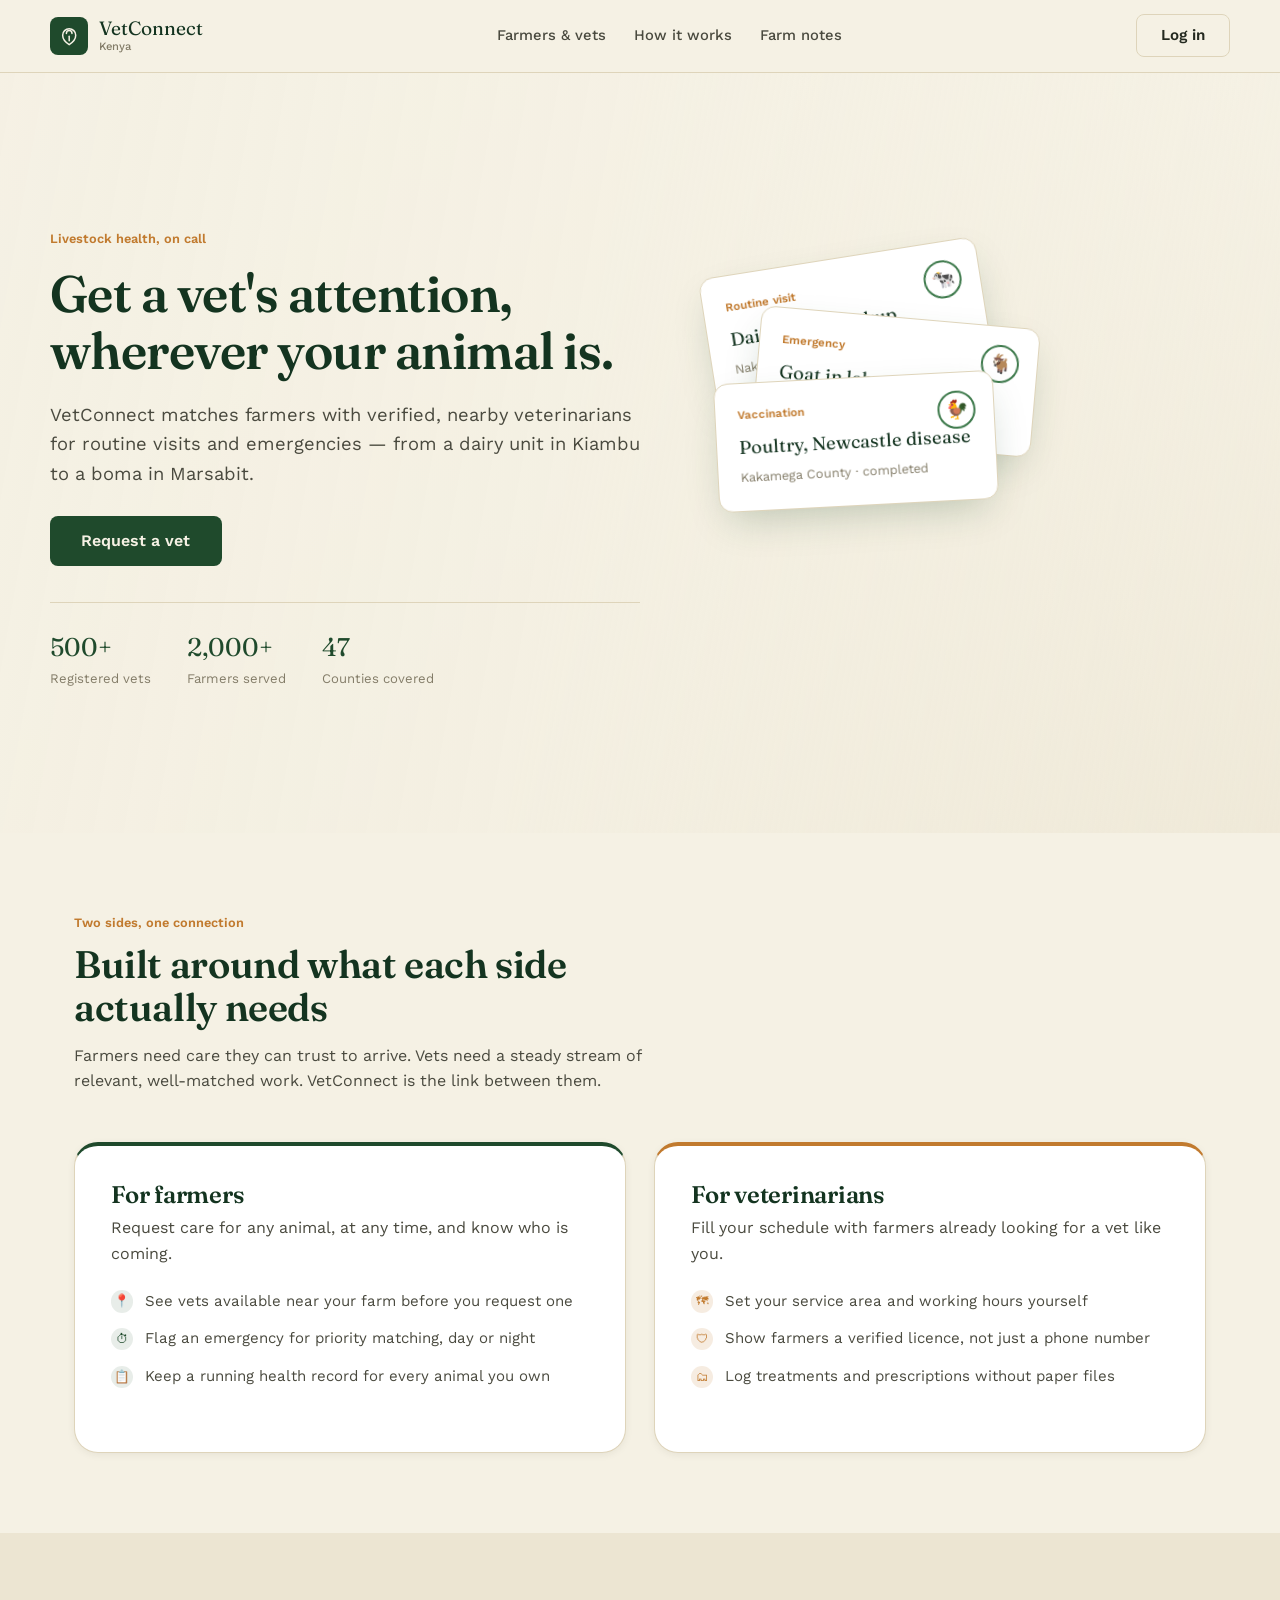
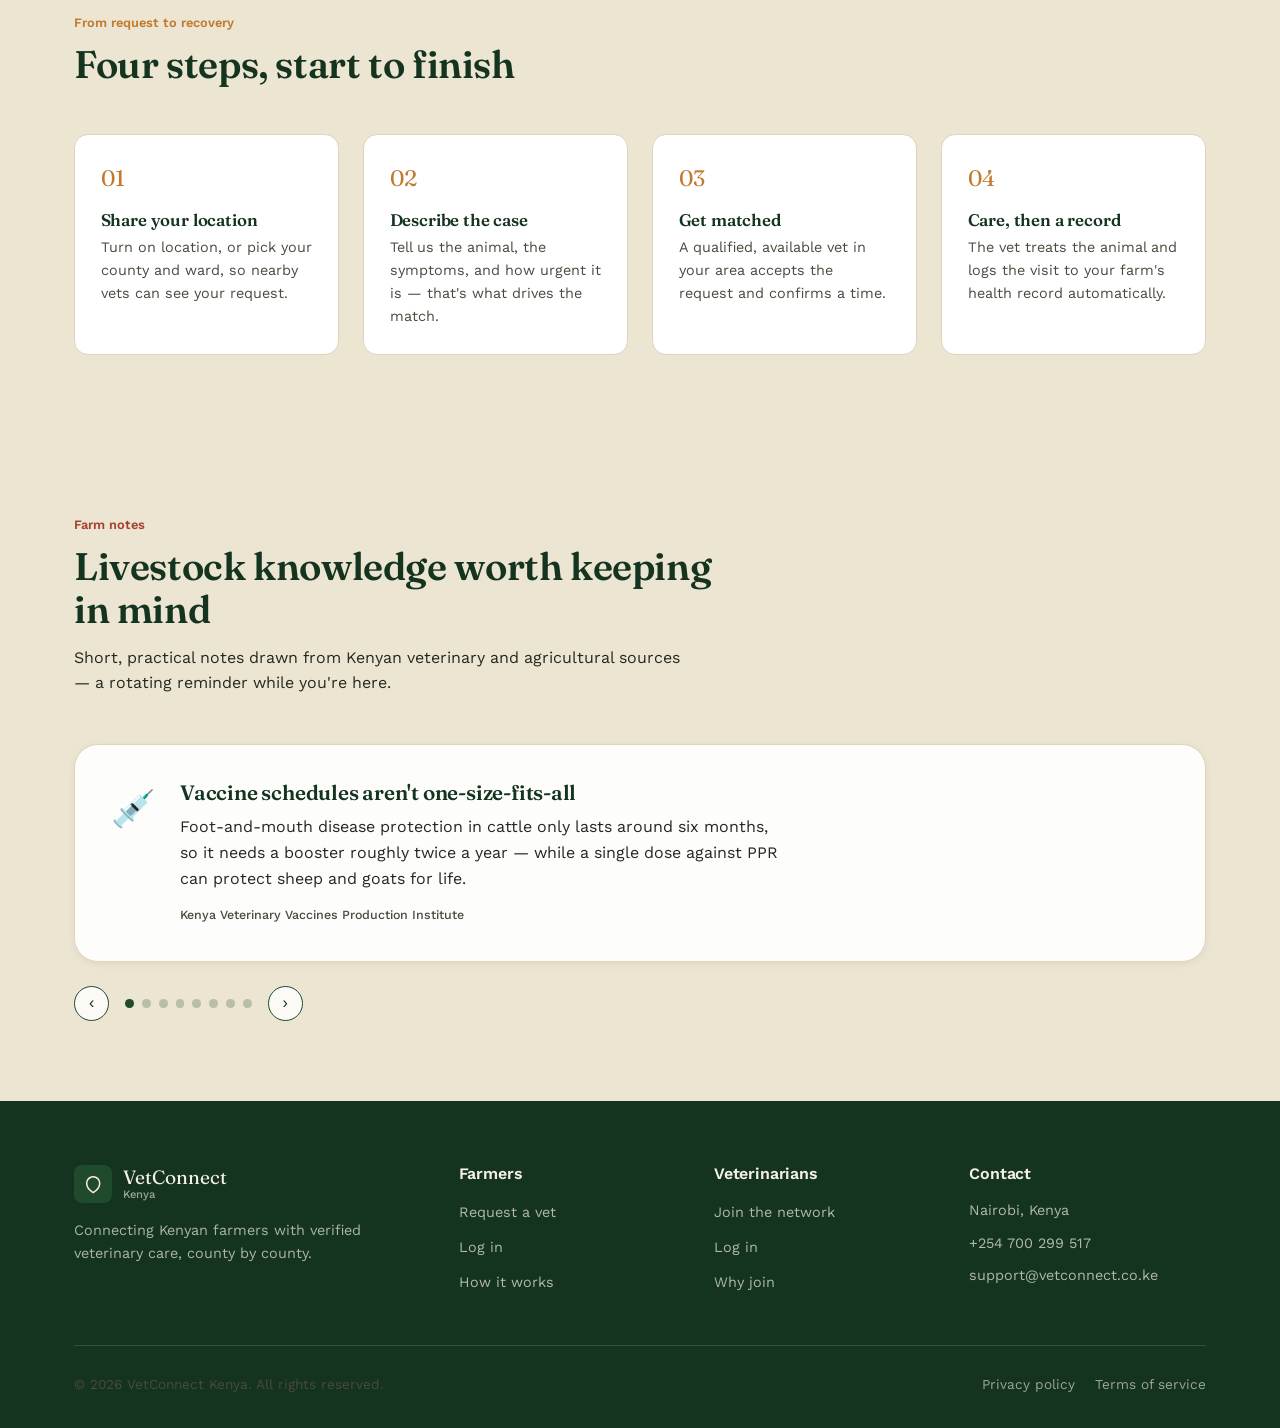
<file: index.html>
<!DOCTYPE html>
<html lang="en">
<head>
<meta charset="UTF-8" />
<meta name="viewport" content="width=device-width, initial-scale=1.0" />
<title>VetConnect Kenya — Veterinary care for every herd</title>
<meta name="description" content="Connect Kenyan farmers with verified veterinarians for routine and emergency livestock care, anywhere in the country." />
<link rel="stylesheet" href="styles.css" />
</head>
<body>

<header class="site-header">
  <div class="container header-row">
    <a href="index.html" class="brand">
      <span class="brand-mark">
        <svg viewBox="0 0 24 24" fill="none" xmlns="http://www.w3.org/2000/svg">
          <path d="M12 21c-4-2.5-7-6-7-10a7 7 0 0 1 14 0c0 4-3 7.5-7 10Z" stroke="#F5F1E4" stroke-width="1.6"/>
          <path d="M12 12v5" stroke="#F5F1E4" stroke-width="1.6" stroke-linecap="round"/>
          <path d="M9 9c0-1.7 1.3-3 3-3s3 1.3 3 3" stroke="#F5F1E4" stroke-width="1.6" stroke-linecap="round"/>
        </svg>
      </span>
      <span class="brand-name">VetConnect<small>Kenya</small></span>
    </a>
    <nav class="main-nav">
      <a href="#audience">Farmers &amp; vets</a>
      <a href="#how-it-works">How it works</a>
      <a href="#farm-notes">Farm notes</a>
    </nav>
    <div class="header-actions">
      <a href="login.html" class="btn btn-outline">Log in</a>
    </div>
    <button class="nav-toggle" aria-label="Toggle menu"><span></span><span></span><span></span></button>
  </div>
</header>

<section class="hero">
  <div class="container hero-inner">
    <div class="hero-copy">
      <span class="eyebrow">Livestock health, on call</span>
      <h1>Get a vet's attention, wherever your animal is.</h1>
      <p class="lede">VetConnect matches farmers with verified, nearby veterinarians for routine visits and emergencies — from a dairy unit in Kiambu to a boma in Marsabit.</p>
      <div class="hero-actions">
        <a href="register-farmer.html" class="btn btn-primary btn-lg">Request a vet</a>
      </div>
      <div class="hero-stats">
        <div class="hero-stat"><div class="num">500+</div><div class="label">Registered vets</div></div>
        <div class="hero-stat"><div class="num">2,000+</div><div class="label">Farmers served</div></div>
        <div class="hero-stat"><div class="num">47</div><div class="label">Counties covered</div></div>
      </div>
    </div>
    <div class="card-stack" aria-hidden="true">
      <div class="record-card c1">
        <div class="tag">Routine visit</div>
        <div class="title">Dairy herd checkup</div>
        <div class="meta">Nakuru County · confirmed</div>
        <div class="stamp">🐄</div>
      </div>
      <div class="record-card c2">
        <div class="tag">Emergency</div>
        <div class="title">Goat in labour</div>
        <div class="meta">Kajiado County · vet en route</div>
        <div class="stamp">🐐</div>
      </div>
      <div class="record-card c3">
        <div class="tag">Vaccination</div>
        <div class="title">Poultry, Newcastle disease</div>
        <div class="meta">Kakamega County · completed</div>
        <div class="stamp">🐓</div>
      </div>
    </div>
  </div>
</section>

<section id="audience">
  <div class="container">
    <div class="section-head">
      <span class="eyebrow">Two sides, one connection</span>
      <h2>Built around what each side actually needs</h2>
      <p>Farmers need care they can trust to arrive. Vets need a steady stream of relevant, well-matched work. VetConnect is the link between them.</p>
    </div>
    <div class="audience-grid">
      <div class="audience-card for-farmer">
        <h3>For farmers</h3>
        <p class="sub">Request care for any animal, at any time, and know who is coming.</p>
        <ul class="audience-list">
          <li><span class="dot">📍</span> See vets available near your farm before you request one</li>
          <li><span class="dot">⏱</span> Flag an emergency for priority matching, day or night</li>
          <li><span class="dot">📋</span> Keep a running health record for every animal you own</li>
        </ul>
      </div>
      <div class="audience-card for-vet">
        <h3>For veterinarians</h3>
        <p class="sub">Fill your schedule with farmers already looking for a vet like you.</p>
        <ul class="audience-list">
          <li><span class="dot">🗺</span> Set your service area and working hours yourself</li>
          <li><span class="dot">🛡</span> Show farmers a verified licence, not just a phone number</li>
          <li><span class="dot">🗂</span> Log treatments and prescriptions without paper files</li>
        </ul>
      </div>
    </div>
  </div>
</section>

<section id="how-it-works" style="background: var(--sand-deep);">
  <div class="container">
    <div class="section-head">
      <span class="eyebrow">From request to recovery</span>
      <h2>Four steps, start to finish</h2>
    </div>
    <div class="steps-grid">
      <div class="step-card">
        <div class="step-index">01</div>
        <h4>Share your location</h4>
        <p>Turn on location, or pick your county and ward, so nearby vets can see your request.</p>
      </div>
      <div class="step-card">
        <div class="step-index">02</div>
        <h4>Describe the case</h4>
        <p>Tell us the animal, the symptoms, and how urgent it is — that's what drives the match.</p>
      </div>
      <div class="step-card">
        <div class="step-index">03</div>
        <h4>Get matched</h4>
        <p>A qualified, available vet in your area accepts the request and confirms a time.</p>
      </div>
      <div class="step-card">
        <div class="step-index">04</div>
        <h4>Care, then a record</h4>
        <p>The vet treats the animal and logs the visit to your farm's health record automatically.</p>
      </div>
    </div>
  </div>
</section>

<section id="farm-notes" class="notes-section">
  <div class="container">
    <div class="section-head">
      <span class="eyebrow">Farm notes</span>
      <h2>Livestock knowledge worth keeping in mind</h2>
      <p>Short, practical notes drawn from Kenyan veterinary and agricultural sources — a rotating reminder while you're here.</p>
    </div>
    <div class="notes-carousel" data-notes>
      <div class="notes-track">
        <div class="note-slide active">
          <div class="note-icon">💉</div>
          <div>
            <h3>Vaccine schedules aren't one-size-fits-all</h3>
            <p>Foot-and-mouth disease protection in cattle only lasts around six months, so it needs a booster roughly twice a year — while a single dose against PPR can protect sheep and goats for life.</p>
            <span class="note-source">Kenya Veterinary Vaccines Production Institute</span>
          </div>
        </div>
        <div class="note-slide">
          <div class="note-icon">🗺</div>
          <div>
            <h3>Vaccination priorities differ by region</h3>
            <p>National campaigns tend to target foot-and-mouth disease in dairy areas and PPR in arid and semi-arid zones, since an outbreak can trigger quarantines that stop a farmer from selling animals at all.</p>
            <span class="note-source">Ministry of Agriculture and Livestock Development</span>
          </div>
        </div>
        <div class="note-slide">
          <div class="note-icon">🐓</div>
          <div>
            <h3>Village poultry can skip the cold chain</h3>
            <p>A heat-stable strain of Newcastle disease vaccine lets free-range chickens be protected from about a week old, with boosters roughly every three months, without needing refrigeration in the field.</p>
            <span class="note-source">AfroTools agricultural data</span>
          </div>
        </div>
        <div class="note-slide">
          <div class="note-icon">🪱</div>
          <div>
            <h3>Deworm before you vaccinate</h3>
            <p>An animal carrying a heavy parasite load mounts a weaker immune response to a vaccine, so leaving one to two weeks between deworming and vaccination gets more out of both.</p>
            <span class="note-source">Agriculture.Institute best-practice notes</span>
          </div>
        </div>
        <div class="note-slide">
          <div class="note-icon">🌾</div>
          <div>
            <h3>Dry-season feed shortages are predictable</h3>
            <p>Smallholder herds that rely on Napier grass and crop residue tend to run short around September and October — farmers who bank surplus feed as hay or silage in the wet season ride that gap out more easily.</p>
            <span class="note-source">Smallholder dairy feeding research, semi-arid Kenya</span>
          </div>
        </div>
        <div class="note-slide">
          <div class="note-icon">🌿</div>
          <div>
            <h3>Fodder trees can rival concentrate feed</h3>
            <p>Calliandra, a fodder shrub grown across East Africa, carries protein levels close to commercial dairy concentrate and has been linked to a real lift in milk income where farmers plant enough of it.</p>
            <span class="note-source">Dairy nutrition research, Nyeri and Meru counties</span>
          </div>
        </div>
        <div class="note-slide">
          <div class="note-icon">🦟</div>
          <div>
            <h3>Time skin-disease vaccines around the rains</h3>
            <p>Cattle are usually first vaccinated against Lumpy Skin Disease around six months old, with a yearly booster best given just before the rains, when biting insects that spread the virus are most active.</p>
            <span class="note-source">Livestock vaccine guidance, Kenyan farm advisories</span>
          </div>
        </div>
        <div class="note-slide">
          <div class="note-icon">🌡</div>
          <div>
            <h3>The cold chain is where programs quietly fail</h3>
            <p>Most vaccines need to stay between about 2°C and 8°C from purchase to injection — a gap in that chain is one of the most common, least visible reasons a vaccination doesn't take.</p>
            <span class="note-source">Livestock vaccination guidance, Kenyan farm advisories</span>
          </div>
        </div>
      </div>
      <div class="notes-controls">
        <button class="notes-nav-btn" data-notes-prev aria-label="Previous tip">‹</button>
        <div class="notes-dots"></div>
        <button class="notes-nav-btn" data-notes-next aria-label="Next tip">›</button>
      </div>
    </div>
  </div>
</section>

<!--<section>
  <div class="container">
    <div class="cta-banner">
      <div>
        <h3>Your herd's next checkup shouldn't wait on a phone tree.</h3>
        <p>Set up your account in a couple of minutes and put a name to the vet who'll answer your next call.</p>
      </div>
      <div class="cta-banner-actions">
        <a href="register-farmer.html" class="btn btn-accent btn-lg">Get started as a farmer</a>
        <a href="register-vet.html" class="btn btn-ghost-light btn-lg">Get started as a vet</a>
      </div>
    </div>
  </div>
</section>
-->

<footer class="site-footer">
  <div class="container">
    <div class="footer-grid">
      <div class="footer-brand">
        <a href="index.html" class="brand">
          <span class="brand-mark">
            <svg viewBox="0 0 24 24" fill="none" xmlns="http://www.w3.org/2000/svg">
              <path d="M12 21c-4-2.5-7-6-7-10a7 7 0 0 1 14 0c0 4-3 7.5-7 10Z" stroke="#F5F1E4" stroke-width="1.6"/>
            </svg>
          </span>
          <span class="brand-name">VetConnect<small>Kenya</small></span>
        </a>
        <p>Connecting Kenyan farmers with verified veterinary care, county by county.</p>
      </div>
      <div class="footer-col">
        <h4>Farmers</h4>
        <ul>
          <li><a href="register-farmer.html">Request a vet</a></li>
          <li><a href="login.html">Log in</a></li>
          <li><a href="#how-it-works">How it works</a></li>
        </ul>
      </div>
      <div class="footer-col">
        <h4>Veterinarians</h4>
        <ul>
          <li><a href="register-vet.html">Join the network</a></li>
          <li><a href="login.html">Log in</a></li>
          <li><a href="#audience">Why join</a></li>
        </ul>
      </div>
      <div class="footer-col">
        <h4>Contact</h4>
        <p>Nairobi, Kenya</p>
        <p>+254 700 299 517</p>
        <p>support@vetconnect.co.ke</p>
      </div>
    </div>
    <div class="footer-bottom">
      <p>© 2026 VetConnect Kenya. All rights reserved.</p>
      <div class="footer-legal">
        <a href="#">Privacy policy</a>
        <a href="#">Terms of service</a>
      </div>
    </div>
  </div>
</footer>

<script src="script.js"></script>
<script>
// If already signed in, swap the auth buttons for a dashboard link
(function(){const u=Session.user;if(!u||!Session.token)return;const a=document.querySelector('.header-actions');
a.innerHTML='<a href="'+Session.home(u.role)+'" class="btn btn-primary">Open my dashboard</a><a href="#" class="btn btn-outline" id="lo">Log out</a>';
document.getElementById('lo').onclick=e=>{e.preventDefault();Session.clear();location.reload();};})();
</script>
</body>
</html>
</file>
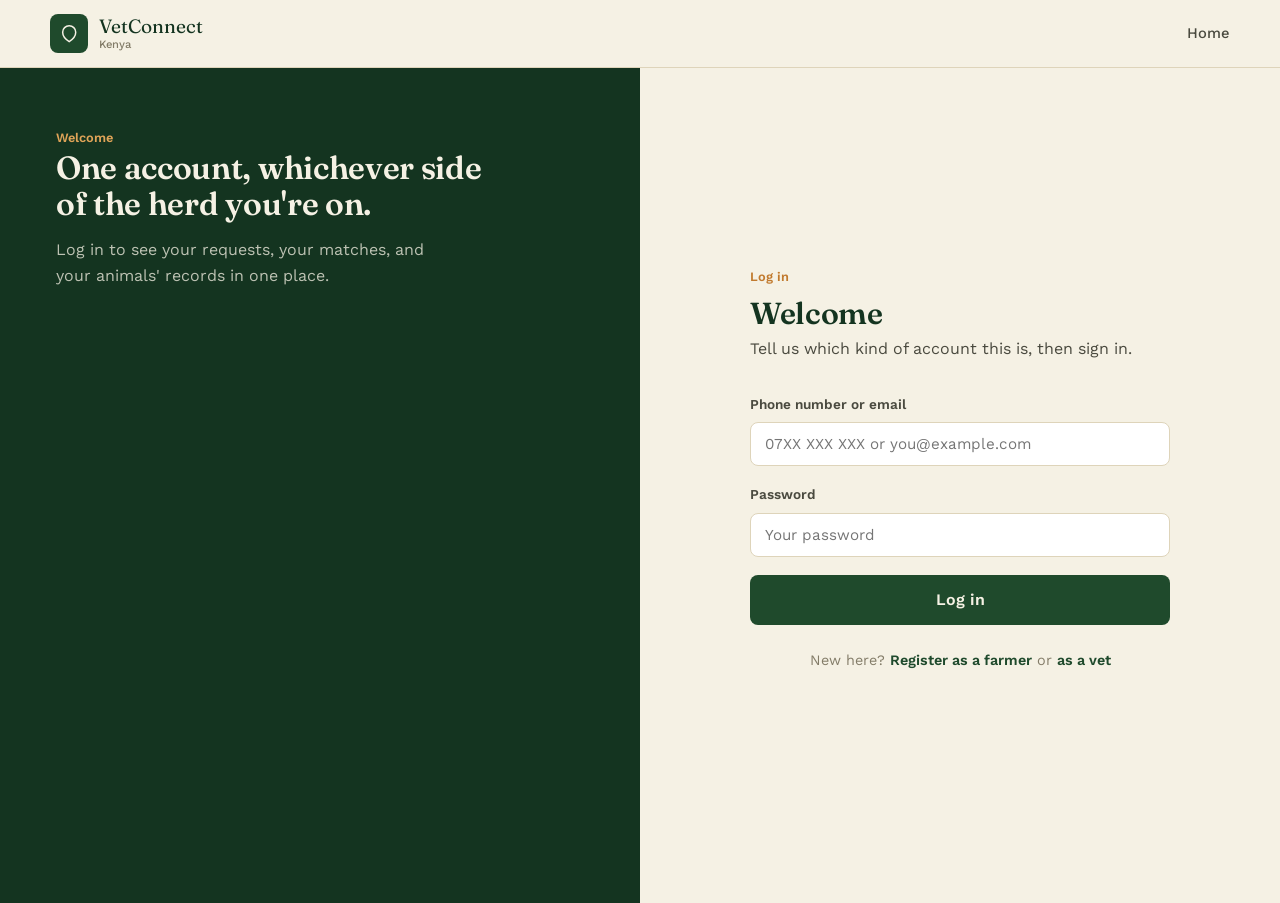
<file: dashboard-admin.html>
<!DOCTYPE html>
<html lang="en">
<head>
<meta charset="UTF-8" />
<meta name="viewport" content="width=device-width, initial-scale=1.0" />
<title>Admin — VetConnect Kenya</title>
<link rel="stylesheet" href="styles.css" />
</head>
<body>

<header class="site-header">
  <div class="container header-row">
    <a href="index.html" class="brand">
      <span class="brand-mark"><svg viewBox="0 0 24 24" fill="none"><path d="M12 21c-4-2.5-7-6-7-10a7 7 0 0 1 14 0c0 4-3 7.5-7 10Z" stroke="#F5F1E4" stroke-width="1.6"/></svg></span>
      <span class="brand-name">VetConnect<small>Kenya</small></span>
    </a>
    <div class="header-actions"><span style="font-size:.85rem;color:var(--muted)"><span class="live-dot"></span>Live</span><a href="#" data-logout class="btn btn-outline">Log out</a></div>
  </div>
</header>

<div class="dash-shell">
  <aside class="dash-side">
    <div class="who"><div class="name" data-user-name>Admin</div><div class="role">Administrator</div></div>
    <a class="dash-link" data-view="overview">🏠 Overview</a>
    <a class="dash-link" data-view="records">🗂 Service records</a>
    <a class="dash-link" data-view="requests">📨 All requests</a>
    <a class="dash-link" data-view="users">👥 Farmers &amp; vets</a>
  </aside>

  <main class="dash-main">
    <div class="dash-header"><div><h1>Administration</h1><p>Every service delivered, in one searchable record.</p></div></div>

    <section data-panel="overview">
      <div class="dash-grid" style="grid-template-columns:repeat(4,1fr)">
        <div class="stat-card"><div class="num" id="s-farmers">–</div><div class="label">Farmers</div></div>
        <div class="stat-card"><div class="num" id="s-vets">–</div><div class="label">Vets</div></div>
        <div class="stat-card"><div class="num" id="s-open">–</div><div class="label">Open requests</div></div>
        <div class="stat-card"><div class="num" id="s-recs">–</div><div class="label">Service records</div></div>
      </div>
      <div class="panel"><h3>Upcoming follow-up visits</h3><div id="followups"></div></div>
    </section>

    <section data-panel="records">
      <div class="panel">
        <div class="toolbar"><input id="q" placeholder="🔍 Search farmer, diagnosis, treatment, animal…" /><button class="btn btn-primary btn-sm" id="btn-add">+ New record</button></div>
        <div class="table-wrap"><table class="data"><thead><tr><th>Date</th><th>Farmer</th><th>Animal</th><th>Diagnosis</th><th>Treatment</th><th>Follow-up</th><th>Vet</th><th></th></tr></thead><tbody id="rec-body"></tbody></table></div>
      </div>
    </section>

    <section data-panel="requests"><div class="panel"><h3>All requests</h3><div class="table-wrap"><table class="data"><thead><tr><th>When</th><th>Farmer</th><th>Animal</th><th>Problem</th><th>Urgency</th><th>Status</th><th>Vet</th></tr></thead><tbody id="req-body"></tbody></table></div></div></section>

    <section data-panel="users"><div class="panel"><h3>Registered users</h3><div class="table-wrap"><table class="data"><thead><tr><th>Name</th><th>Role</th><th>Phone</th><th>County</th><th>Details</th></tr></thead><tbody id="user-body"></tbody></table></div></div></section>
  </main>
</div>

<!-- Record editor -->
<div class="modal-backdrop" id="rec-modal">
  <div class="modal-box wide">
    <h3 id="rec-title">New service record</h3>
    <form id="rec-form">
      <input type="hidden" name="id" />
      <div class="grid-2">
        <div class="field"><label>Farmer</label><select name="farmer_id" id="f-farmer" required></select></div>
        <div class="field"><label>Veterinary officer</label><select name="vet_id" id="f-vet"></select></div>
      </div>
      <div class="field"><label>Animal information</label><input name="animal_info" placeholder="Species, name/tag, age, sex" /></div>
      <div class="field"><label>Diagnosis</label><textarea name="diagnosis" required></textarea></div>
      <div class="field"><label>Treatment given</label><textarea name="treatment" required></textarea></div>
      <div class="grid-2">
        <div class="field"><label>Follow-up visit</label><input type="date" name="follow_up_date" /></div>
        <div class="field"><label>Notes</label><input name="notes" /></div>
      </div>
      <div class="modal-actions"><button type="button" class="btn btn-outline" data-close-modal>Cancel</button><button class="btn btn-primary">Save record</button></div>
    </form>
  </div>
</div>

<script src="script.js"></script>
<script>
const me = requireRole('admin');
let users = [], records = [];
const show = initTabs(v => { if (v === 'records') loadRecords(); if (v === 'requests') loadRequests(); });
const fmtDate = s => new Date(s.replace(' ', 'T') + 'Z').toLocaleDateString();

async function loadOverview() {
  const o = await api('/admin/overview'); users = o.users;
  $('#s-farmers').textContent = o.farmers; $('#s-vets').textContent = o.vets; $('#s-open').textContent = o.open_requests; $('#s-recs').textContent = o.records;
  $('#followups').innerHTML = o.followups.map(f => `<div class="list-row"><span>📅 <b>${esc(f.follow_up_date)}</b> — ${esc(f.farmer_name)} · ${esc(f.animal_label || 'Animal')} (${esc(f.farmer_phone || '')})</span><span class="pill progress">Follow-up</span></div>`).join('') || '<div class="empty">No follow-ups scheduled.</div>';
  $('#user-body').innerHTML = users.map(u => `<tr><td>${esc(u.name)}</td><td><span class="pill ${u.role === 'vet' ? 'done' : 'progress'}">${u.role}</span></td><td>${esc(u.phone || '')}</td><td>${esc(u.county || '')}</td><td>${u.role === 'vet' ? esc((u.specialty || '') + ' · ' + (u.license || '')) : ''}</td></tr>`).join('');
  $('#f-farmer').innerHTML = '<option value="">Select farmer…</option>' + users.filter(u => u.role === 'farmer').map(u => `<option value="${u.id}">${esc(u.name)} (${esc(u.county || '')})</option>`).join('');
  $('#f-vet').innerHTML = '<option value="">— none —</option>' + users.filter(u => u.role === 'vet').map(u => `<option value="${u.id}">${esc(u.name)}</option>`).join('');
}
async function loadRecords() {
  records = await api('/records?q=' + encodeURIComponent($('#q').value));
  $('#rec-body').innerHTML = records.map(r => `<tr><td>${fmtDate(r.created_at)}</td><td>${esc(r.farmer_name)}<br><small>${esc(r.farmer_phone || '')}</small></td><td>${esc(r.animal_label || '—')}</td><td>${esc(r.diagnosis || '')}</td><td>${esc(r.treatment || '')}</td><td>${esc(r.follow_up_date || '—')}</td><td>${esc(r.vet_name || '—')}</td>
    <td style="white-space:nowrap"><button class="btn btn-outline btn-sm" data-edit="${r.id}">Edit</button> <button class="btn btn-outline btn-sm" data-del="${r.id}">Delete</button></td></tr>`).join('') || '<tr><td colspan="8" class="empty">No records found.</td></tr>';
}
async function loadRequests() {
  const rows = await api('/requests');
  $('#req-body').innerHTML = rows.map(r => `<tr><td>${timeAgo(r.created_at)}</td><td>${esc(r.farmer_name)}</td><td>${esc(r.species)}</td><td>${esc(r.problem)}</td><td>${urgencyPill(r.urgency) || 'routine'}</td><td>${statusPill(r.status)}</td><td>${esc(r.vet_name || '—')}</td></tr>`).join('') || '<tr><td colspan="7" class="empty">No requests.</td></tr>';
}

let t; $('#q').addEventListener('input', () => { clearTimeout(t); t = setTimeout(loadRecords, 250); });
$('#btn-add').onclick = () => { $('#rec-form').reset(); $('#rec-form [name=id]').value = ''; $('#rec-title').textContent = 'New service record'; $('#rec-modal').classList.add('open'); };
document.addEventListener('click', async e => {
  const b = e.target.closest('[data-edit],[data-del]'); if (!b) return;
  if (b.dataset.edit) {
    const r = records.find(x => x.id == b.dataset.edit), f = $('#rec-form');
    f.reset(); $('#rec-title').textContent = 'Edit service record';
    ['id', 'farmer_id', 'vet_id', 'animal_info', 'diagnosis', 'treatment', 'follow_up_date', 'notes'].forEach(k => { f.elements[k].value = (k === 'animal_info' ? (r.animal_info || r.animal_label) : r[k]) ?? ''; });
    $('#rec-modal').classList.add('open');
  } else if (confirm('Delete this record permanently?')) {
    try { await api('/records/' + b.dataset.del, 'DELETE'); toast('Record deleted'); loadRecords(); loadOverview(); } catch (err) { toast(err.message, 'err'); }
  }
});
$('#rec-form').addEventListener('submit', async e => {
  e.preventDefault();
  const d = Object.fromEntries(new FormData(e.target)), id = d.id; delete d.id;
  try { await api(id ? '/records/' + id : '/records', id ? 'PUT' : 'POST', d); $('#rec-modal').classList.remove('open'); toast('Record saved'); loadRecords(); loadOverview(); } catch (err) { toast(err.message, 'err'); }
});

connectRealtime({
  'record:changed': () => { loadRecords(); loadOverview(); },
  'request:update': () => { if (!$('[data-panel=requests]').hidden) loadRequests(); loadOverview(); }
});
loadOverview().then(loadRecords);
</script>
</body>
</html>
</file>
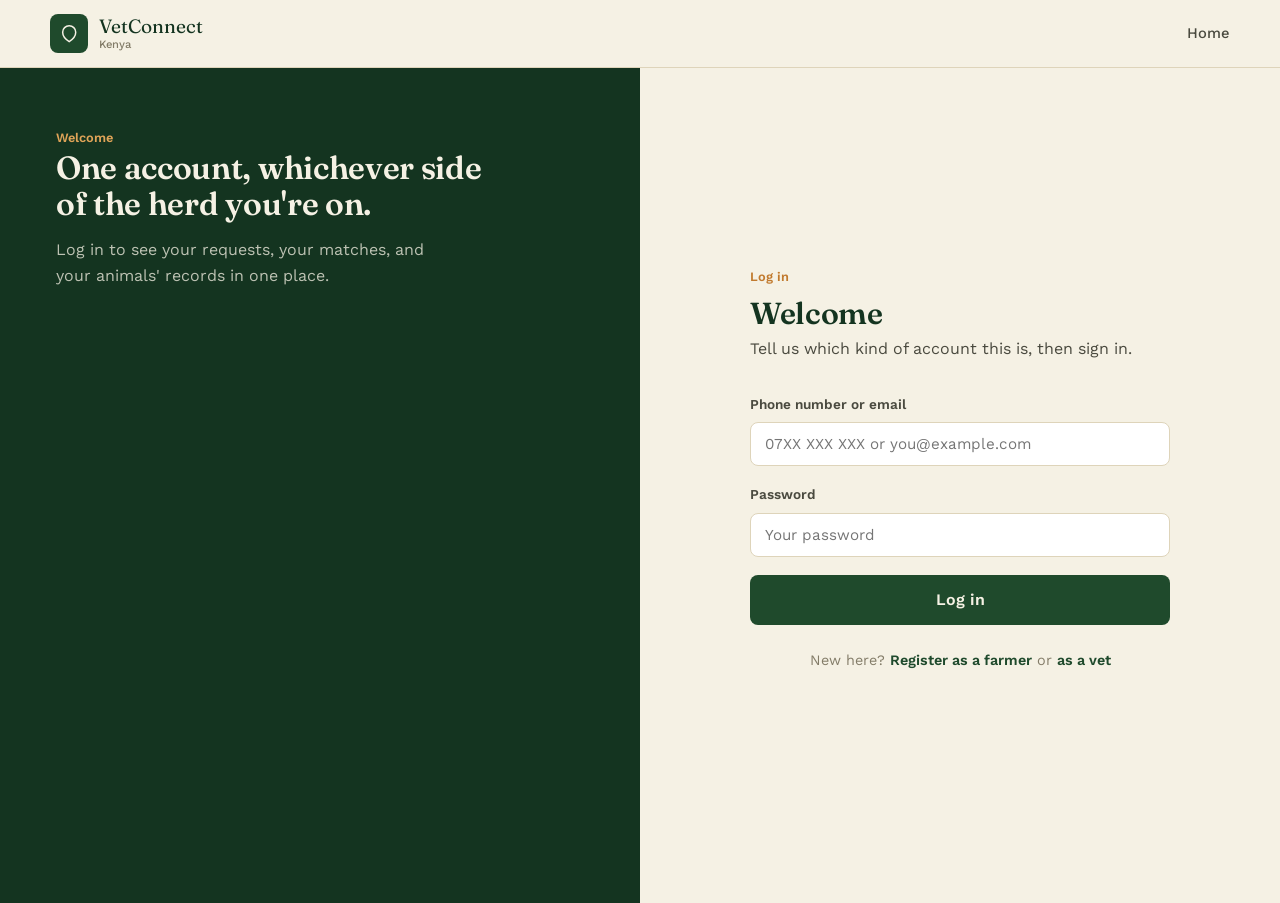
<file: dashboard-farmer.html>
<!DOCTYPE html>
<html lang="en">
<head>
<meta charset="UTF-8" />
<meta name="viewport" content="width=device-width, initial-scale=1.0" />
<title>Dashboard — VetConnect Kenya</title>
<link rel="stylesheet" href="styles.css" />
</head>
<body>

<header class="site-header">
  <div class="container header-row">
    <a href="index.html" class="brand">
      <span class="brand-mark"><svg viewBox="0 0 24 24" fill="none"><path d="M12 21c-4-2.5-7-6-7-10a7 7 0 0 1 14 0c0 4-3 7.5-7 10Z" stroke="#F5F1E4" stroke-width="1.6"/></svg></span>
      <span class="brand-name">VetConnect<small>Kenya</small></span>
    </a>
    <div class="header-actions"><span style="font-size:.85rem;color:var(--muted)"><span class="live-dot"></span>Live</span><a href="#" data-logout class="btn btn-outline">Log out</a></div>
  </div>
</header>

<div class="dash-shell">
  <aside class="dash-side">
    <div class="who"><div class="name" data-user-name>Farmer</div><div class="role">Farmer account</div></div>
    <a class="dash-link" data-view="overview">🏠 Overview</a>
    <a class="dash-link" data-view="requests">📨 My requests <span class="count" id="c-req"></span></a>
    <a class="dash-link" data-view="animals">🐄 My animals</a>
    <a class="dash-link" data-view="vets">📍 Vets near me</a>
    <a class="dash-link" data-view="records">📋 Health records</a>
  </aside>

  <main class="dash-main">
    <div class="dash-header">
      <div><h1>Welcome, <span data-user-name>Farmer</span></h1><p>Requests update here the moment a vet responds.</p></div>
      <button class="btn btn-accent" id="btn-emergency">❤️ Emergency request</button>
    </div>
    <div class="banner-tip" data-welcome-banner style="display:none;"><span class="icon">🎉</span><div><h4>Your account is ready</h4><p>Add your animals, then request a vet — nearby vets are alerted instantly.</p></div></div>

    <section data-panel="overview">
      <div class="dash-grid">
        <div class="stat-card"><div class="num" id="s-active">–</div><div class="label">Active requests</div></div>
        <div class="stat-card"><div class="num" id="s-animals">–</div><div class="label">Animals on record</div></div>
        <div class="stat-card"><div class="num" id="s-vets">–</div><div class="label">Vets available near you</div></div>
      </div>
      <div class="quick-grid">
        <button class="quick-action" id="qa-emergency"><span class="icon">❤️</span><span class="title">Request emergency care</span><span class="desc">Priority alert to the closest vets</span></button>
        <button class="quick-action" id="qa-routine"><span class="icon">🕐</span><span class="title">Book a routine visit</span><span class="desc">Checkups, vaccinations, deworming</span></button>
      </div>
      <div class="panel"><h3>Recent requests</h3><div id="recent"></div></div>
    </section>

    <section data-panel="requests">
      <div class="panel"><div class="head"><h3>My requests</h3><button class="btn btn-primary btn-sm" id="btn-new">+ New request</button></div><div id="req-list"></div></div>
    </section>

    <section data-panel="animals">
      <div class="panel">
        <h3>Add an animal</h3>
        <form id="animal-form" class="grid-2" style="margin-top:.8rem">
          <select name="species" required><option value="">Species…</option><option>Cattle (dairy)</option><option>Cattle (beef)</option><option>Goat</option><option>Sheep</option><option>Poultry</option><option>Pig</option><option>Donkey</option><option>Other</option></select>
          <input name="name" placeholder="Name or herd (e.g. Malaika)" />
          <input name="tag" placeholder="Tag number (optional)" />
          <input name="age" placeholder="Age (e.g. 3 years)" />
          <button class="btn btn-primary" style="grid-column:1/-1">Save animal</button>
        </form>
      </div>
      <div class="panel"><h3>Your animals</h3><div id="animal-list"></div></div>
    </section>

    <section data-panel="vets">
      <div class="panel">
        <div class="head"><h3>Vets near you</h3><button class="btn btn-outline btn-sm" id="btn-relocate">📍 Update my location</button></div>
        <p style="font-size:.88rem;margin-bottom:.6rem">Sorted by distance from your saved location. Availability updates live.</p>
        <div id="vet-list"></div>
      </div>
    </section>

    <section data-panel="records">
      <div class="panel"><h3>Health records</h3><p style="font-size:.88rem;margin-bottom:.6rem">Diagnosis, treatment and follow-ups logged by your vet.</p><div id="rec-list"></div></div>
    </section>
  </main>
</div>

<!-- New request -->
<div class="modal-backdrop" id="req-modal">
  <div class="modal-box wide">
    <h3>Request a vet</h3>
    <p>Tell us about the animal and the problem. Vets within range are alerted right away.</p>
    <form id="req-form">
      <div class="field"><label>Which animal?</label><select name="animal_id" id="rf-animal"></select></div>
      <div class="field"><label>Species / type</label>
        <select name="species" id="rf-species" required><option>Cattle (dairy)</option><option>Cattle (beef)</option><option>Goat</option><option>Sheep</option><option>Poultry</option><option>Pig</option><option>Donkey</option><option>Other</option></select></div>
      <div class="field"><label>What is the problem?</label><textarea name="problem" placeholder="Symptoms, how long, how many animals affected…" required></textarea></div>
      <div class="field"><label>How urgent?</label>
        <div class="urgency-row">
          <label><input type="radio" name="urgency" value="routine" checked /> 🕐 Routine</label>
          <label><input type="radio" name="urgency" value="urgent" /> ⚠️ Urgent</label>
          <label><input type="radio" name="urgency" value="emergency" /> ❤️ Emergency</label>
        </div></div>
      <div class="field"><label>Where are the animals?</label>
        <input type="hidden" name="lat" /><input type="hidden" name="lng" />
        <button type="button" class="btn btn-outline btn-block loc-btn" data-get-location style="margin-bottom:.5rem">📍 Use my current location</button>
        <input name="location_text" placeholder="Landmark / village / directions (e.g. past Rongai petrol station)" /></div>
      <div class="modal-actions"><button type="button" class="btn btn-outline" data-close-modal>Cancel</button><button class="btn btn-primary" type="submit">Send request</button></div>
    </form>
  </div>
</div>

<!-- Chat -->
<div class="modal-backdrop" id="chat-modal">
  <div class="modal-box">
    <div style="display:flex;justify-content:space-between;gap:1rem"><div><h3 id="chat-title" style="margin:0">Chat</h3><div id="chat-sub" style="font-size:.82rem;color:var(--muted)"></div></div><button class="btn btn-outline btn-sm" data-chat-close>Close</button></div>
    <div id="chat-log"></div>
    <div id="chat-advice-wrap" hidden></div><div id="chat-appt-wrap" hidden></div>
    <form id="chat-form"><input type="text" id="chat-input" placeholder="Type a message…" autocomplete="off" /><button class="btn btn-primary">Send</button></form>
  </div>
</div>

<script src="script.js"></script>
<script>
const me = requireRole('farmer');
let animals = [], requests = [], vets = [];
const show = initTabs(v => { if (v === 'records') loadRecords(); });

async function loadAnimals() {
  animals = await api('/animals');
  $('#s-animals').textContent = animals.length;
  $('#animal-list').innerHTML = animals.length ? animals.map(a => `<div class="list-row"><span>🐾 <b>${esc(a.species)}</b> ${esc(a.name || '')} ${a.tag ? '· #' + esc(a.tag) : ''} ${a.age ? '· ' + esc(a.age) : ''}</span><button class="btn btn-outline btn-sm" data-del="${a.id}">Remove</button></div>`).join('') : '<div class="empty">No animals yet — add your first above.</div>';
  $('#rf-animal').innerHTML = '<option value="">Not listed / whole flock</option>' + animals.map(a => `<option value="${a.id}" data-species="${esc(a.species)}">${esc(a.species)} ${esc(a.name || '')}</option>`).join('');
}
function reqCard(r) {
  const act = ['pending', 'accepted', 'in_progress'].includes(r.status);
  return `<div class="req-card ${r.urgency}">
    <div class="req-top"><div><div class="req-title">${esc(r.species)} — ${esc(r.problem)}</div>
      <div class="req-meta">${timeAgo(r.created_at)} · ${r.vet_name ? '🩺 ' + esc(r.vet_name) : 'Waiting for a vet'}${r.scheduled_at ? ' · 📅 ' + esc(r.scheduled_at.replace('T', ' ')) : ''}</div></div>
      <div>${urgencyPill(r.urgency)} ${statusPill(r.status)}</div></div>
    <div class="req-actions">${r.vet_id ? `<button class="btn btn-primary btn-sm" data-chat="${r.id}">💬 Chat</button>` : ''}${act ? `<button class="btn btn-outline btn-sm" data-cancel="${r.id}">Cancel</button>` : ''}</div></div>`;
}
function renderRequests() {
  const active = requests.filter(r => ['pending', 'accepted', 'in_progress'].includes(r.status));
  $('#s-active').textContent = active.length; $('#c-req').textContent = active.length || '';
  const none = '<div class="empty">No requests yet.</div>';
  $('#req-list').innerHTML = requests.map(reqCard).join('') || none;
  $('#recent').innerHTML = requests.slice(0, 3).map(r => `<div class="list-row"><span>${esc(r.species)} — ${esc(r.problem.slice(0, 50))}</span>${statusPill(r.status)}</div>`).join('') || none;
}
async function loadRequests() { requests = await api('/requests'); renderRequests(); }
async function loadVets() {
  vets = await api('/vets/nearby?all=1');
  const avail = vets.filter(v => v.available);
  $('#s-vets').textContent = avail.length;
  $('#vet-list').innerHTML = vets.map(v => `<div class="vet-card"><div><b>${esc(v.name)}</b> ${v.available ? '<span class="pill done">Available</span>' : '<span class="pill cancelled">Unavailable</span>'}
    <div class="req-meta">${esc(v.specialty || 'General practice')} · ${esc(v.county || '')} · ${esc(v.phone || '')}</div></div><div class="dist">${v.distance_km} km</div></div>`).join('') || '<div class="empty">No vets within range yet. Try updating your location.</div>';
}
async function loadRecords() {
  const rows = await api('/records');
  $('#rec-list').innerHTML = rows.map(r => `<div class="req-card"><div class="req-title">${esc(r.animal_label || 'Animal')} — ${esc(r.diagnosis || 'No diagnosis recorded')}</div>
    <div class="req-meta">${new Date(r.created_at.replace(' ', 'T') + 'Z').toLocaleDateString()} · Dr. ${esc(r.vet_name || '—')}</div>
    <p style="margin-top:.4rem;font-size:.9rem"><b>Treatment:</b> ${esc(r.treatment || '—')}${r.follow_up_date ? `<br><b>Follow-up:</b> ${esc(r.follow_up_date)}` : ''}</p></div>`).join('') || '<div class="empty">No records yet — they appear after a visit.</div>';
}

function openRequest(urgency) {
  const f = $('#req-form'); f.reset();
  if (urgency) f.querySelector(`[name=urgency][value=${urgency}]`).checked = true;
  $('#req-modal').classList.add('open');
}
['btn-emergency', 'qa-emergency'].forEach(id => $('#' + id).onclick = () => openRequest('emergency'));
$('#qa-routine').onclick = () => openRequest('routine'); $('#btn-new').onclick = () => openRequest();
$('#rf-animal').onchange = e => { const o = e.target.selectedOptions[0]; if (o.dataset.species) $('#rf-species').value = o.dataset.species; };

initLocationButton($('#req-form'));
$('#req-form').addEventListener('submit', async e => {
  e.preventDefault();
  const d = Object.fromEntries(new FormData(e.target));
  d.lat = d.lat ? Number(d.lat) : undefined; d.lng = d.lng ? Number(d.lng) : undefined;
  try {
    const r = await api('/requests', 'POST', d);
    $('#req-modal').classList.remove('open');
    toast(r.vets_notified ? `✓ Sent — ${r.vets_notified} nearby vet${r.vets_notified > 1 ? 's' : ''} alerted` : 'Request saved — no vets in range right now, we will keep it open', r.vets_notified ? 'ok' : 'alert');
    loadRequests(); show('requests');
  } catch (err) { toast(err.message, 'err'); }
});
$('#animal-form').addEventListener('submit', async e => {
  e.preventDefault();
  try { await api('/animals', 'POST', Object.fromEntries(new FormData(e.target))); e.target.reset(); loadAnimals(); toast('Animal saved'); } catch (err) { toast(err.message, 'err'); }
});
document.addEventListener('click', async e => {
  const b = e.target.closest('[data-del],[data-cancel],[data-chat]'); if (!b) return;
  try {
    if (b.dataset.del) { await api('/animals/' + b.dataset.del, 'DELETE'); loadAnimals(); }
    if (b.dataset.cancel && confirm('Cancel this request?')) { await api('/requests/' + b.dataset.cancel, 'PATCH', { action: 'cancel' }); loadRequests(); }
    if (b.dataset.chat) Chat.open(requests.find(r => r.id == b.dataset.chat), me);
  } catch (err) { toast(err.message, 'err'); }
});
$('#btn-relocate').onclick = async () => {
  try { const p = await getPosition(); await api('/me/location', 'PUT', p); toast('Location updated'); loadVets(); } catch (e) { toast(e.message, 'err'); }
};

connectRealtime({
  'request:update': r => { const i = requests.findIndex(x => x.id === r.id); i >= 0 ? requests[i] = r : requests.unshift(r); renderRequests();
    if (r.status === 'accepted') toast(`🩺 ${r.vet_name} accepted your request`); if (r.status === 'completed') toast('✓ Visit completed'); },
  'message:new': m => Chat.onIncoming(m),
  'vets:changed': loadVets,
  'record:changed': () => { if (!$('[data-panel=records]').hidden) loadRecords(); }
});
loadAnimals(); loadRequests(); loadVets();
</script>
</body>
</html>
</file>
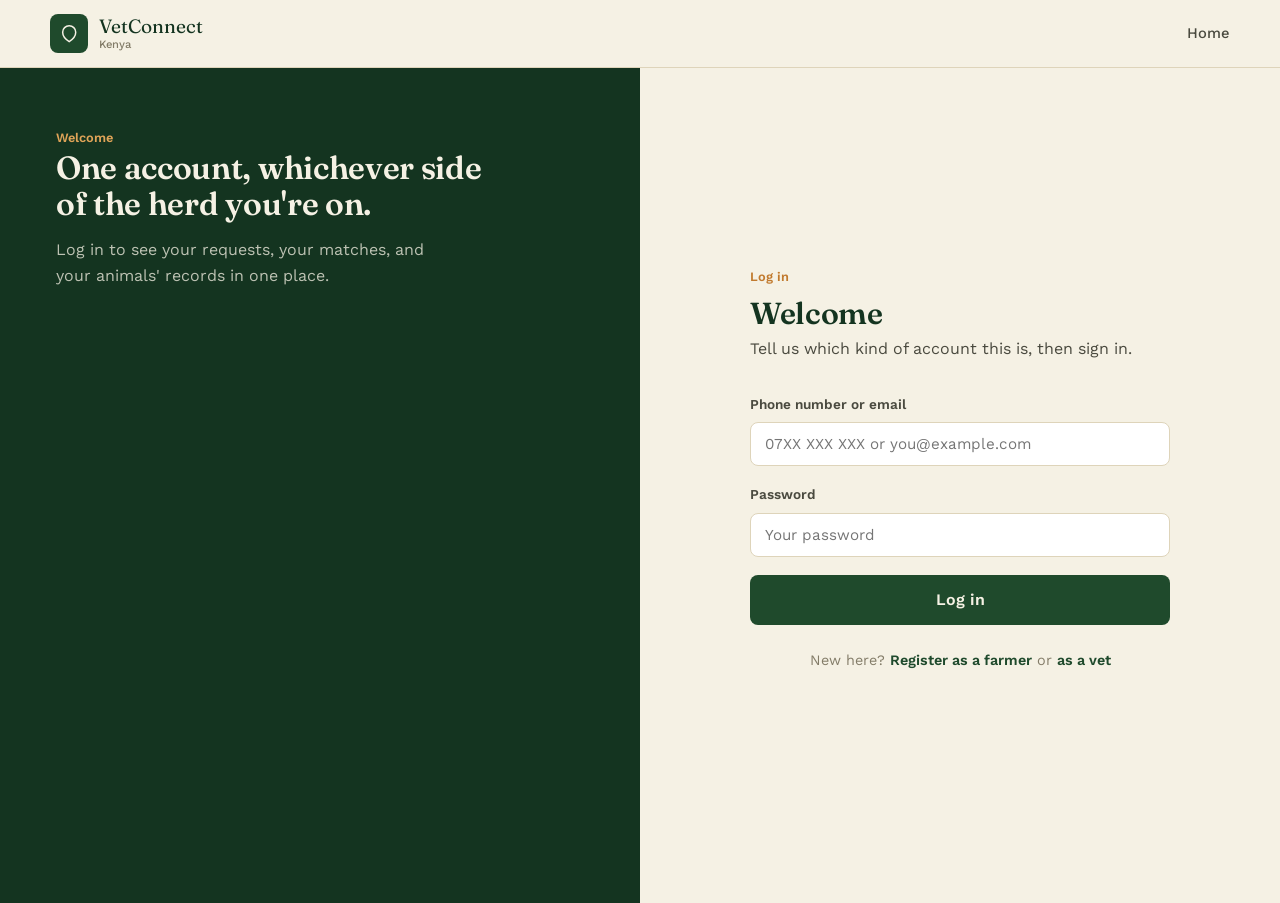
<file: login.html>
<!DOCTYPE html>
<html lang="en">
<head>
<meta charset="UTF-8" />
<meta name="viewport" content="width=device-width, initial-scale=1.0" />
<title>Log in — VetConnect Kenya</title>
<link rel="stylesheet" href="styles.css" />
</head>
<body>

<header class="site-header">
  <div class="container header-row">
    <a href="index.html" class="brand">
      <span class="brand-mark">
        <svg viewBox="0 0 24 24" fill="none" xmlns="http://www.w3.org/2000/svg">
          <path d="M12 21c-4-2.5-7-6-7-10a7 7 0 0 1 14 0c0 4-3 7.5-7 10Z" stroke="#F5F1E4" stroke-width="1.6"/>
        </svg>
      </span>
      <span class="brand-name">VetConnect<small>Kenya</small></span>
    </a>
    <nav class="main-nav"><a href="index.html">Home</a></nav>
    <!--<div class="header-actions">
      <a href="register-farmer.html" class="btn btn-primary">For farmers</a>
      <a href="register-vet.html" class="btn btn-accent">For vets</a>
    </div>
  -->
    <button class="nav-toggle" aria-label="Toggle menu"><span></span><span></span><span></span></button>
  </div>
</header>

<div class="auth-shell">
  <aside class="auth-aside">
    <div>
      <span class="eyebrow" style="color:var(--ochre-light);">Welcome </span>
      <h2>One account, whichever side of the herd you're on.</h2>
      <p>Log in to see your requests, your matches, and your animals' records in one place.</p>
    </div>
  </aside>

  <main class="auth-main">
    <div class="auth-form-wrap">
      <span class="eyebrow">Log in</span>
      <h1>Welcome </h1>
      <p>Tell us which kind of account this is, then sign in.</p>

     <!--<div class="role-toggle">
        <button type="button" data-role-option="farmer">I'm a farmer</button>
        <button type="button" data-role-option="vet">I'm a veterinarian</button>
      </div>
    -->

      <form id="login-form">
        <div class="field">
          <label for="identifier">Phone number or email</label>
          <input id="identifier" name="identifier" type="text" placeholder="07XX XXX XXX or you@example.com" required />
        </div>
        <div class="field">
          <label for="password">Password</label>
          <input id="password" name="password" type="password" placeholder="Your password" required />
        </div>
        <button type="submit" class="btn btn-primary btn-block btn-lg">Log in</button>
      </form>
      <p class="form-foot">New here? <a href="register-farmer.html">Register as a farmer</a> or <a href="register-vet.html">as a vet</a></p>
      
    </div>
  </main>
</div>

<script src="script.js"></script>
<script>initLoginForm();</script>
</body>
</html>
</file>
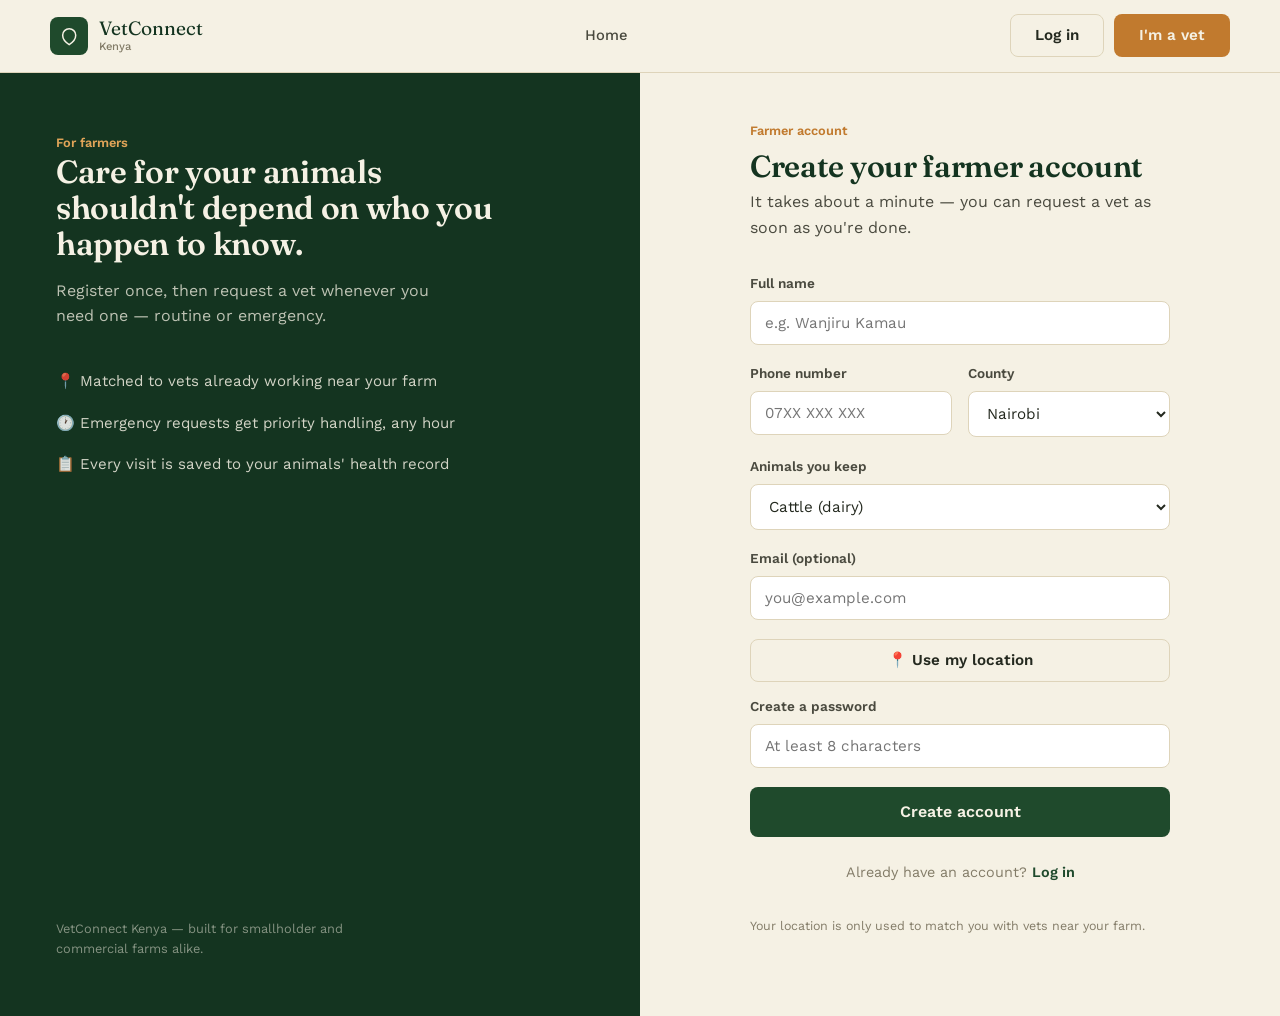
<file: register-farmer.html>
<!DOCTYPE html>
<html lang="en">
<head>
<meta charset="UTF-8" />
<meta name="viewport" content="width=device-width, initial-scale=1.0" />
<title>Register as a farmer — VetConnect Kenya</title>
<link rel="stylesheet" href="styles.css" />
</head>
<body>

<header class="site-header">
  <div class="container header-row">
    <a href="index.html" class="brand">
      <span class="brand-mark">
        <svg viewBox="0 0 24 24" fill="none" xmlns="http://www.w3.org/2000/svg">
          <path d="M12 21c-4-2.5-7-6-7-10a7 7 0 0 1 14 0c0 4-3 7.5-7 10Z" stroke="#F5F1E4" stroke-width="1.6"/>
        </svg>
      </span>
      <span class="brand-name">VetConnect<small>Kenya</small></span>
    </a>
    <nav class="main-nav"><a href="index.html">Home</a></nav>
    <div class="header-actions">
      <a href="login.html" class="btn btn-outline">Log in</a>
      <a href="register-vet.html" class="btn btn-accent">I'm a vet</a>
    </div>
    <button class="nav-toggle" aria-label="Toggle menu"><span></span><span></span><span></span></button>
  </div>
</header>

<div class="auth-shell">
  <aside class="auth-aside">
    <div>
      <span class="eyebrow" style="color:var(--ochre-light);">For farmers</span>
      <h2>Care for your animals shouldn't depend on who you happen to know.</h2>
      <p>Register once, then request a vet whenever you need one — routine or emergency.</p>
      <ul class="aside-points">
        <li>📍 Matched to vets already working near your farm</li>
        <li>🕐 Emergency requests get priority handling, any hour</li>
        <li>📋 Every visit is saved to your animals' health record</li>
      </ul>
    </div>
    <p style="font-size:0.8rem; color:rgba(245,241,228,0.5);">VetConnect Kenya — built for smallholder and commercial farms alike.</p>
  </aside>

  <main class="auth-main">
    <div class="auth-form-wrap">
      <span class="eyebrow">Farmer account</span>
      <h1>Create your farmer account</h1>
      <p>It takes about a minute — you can request a vet as soon as you're done.</p>

      <form id="farmer-register-form">
        <div class="field">
          <label for="fullName">Full name</label>
          <input id="fullName" name="fullName" type="text" placeholder="e.g. Wanjiru Kamau" required />
        </div>
        <div class="field-row">
          <div class="field">
            <label for="phone">Phone number</label>
            <input id="phone" name="phone" type="tel" placeholder="07XX XXX XXX" required />
          </div>
          <div class="field">
            <label for="county">County</label>
            <select id="county" name="location">
              <option>Nairobi</option>
              <option>Kajiado</option>
              <option>Nakuru</option>
              <option>Kiambu</option>
              <option>Meru</option>
              <option>Kakamega</option>
              <option>Marsabit</option>
              <option>Other</option>
            </select>
          </div>
        </div>
        <div class="field">
          <label for="animals">Animals you keep</label>
          <select id="animals" name="animals">
            <option>Cattle (dairy)</option>
            <option>Cattle (beef)</option>
            <option>Goats / sheep</option>
            <option>Poultry</option>
            <option>Mixed livestock</option>
          </select>
        </div>
        <div class="field">
          <label for="email">Email (optional)</label>
          <input id="email" name="email" type="email" placeholder="you@example.com" />
        </div>
        <input type="hidden" name="lat" /><input type="hidden" name="lng" />
        <button type="button" class="btn btn-outline btn-block loc-btn" data-get-location>📍 Use my location</button>
        <div class="field">
          <label for="password">Create a password</label>
          <input id="password" name="password" type="password" placeholder="At least 8 characters" required minlength="8" />
        </div>
        <button type="submit" class="btn btn-primary btn-block btn-lg">Create account</button>
      </form>
      <p class="form-foot">Already have an account? <a href="login.html">Log in</a></p>
      <p class="form-note">Your location is only used to match you with vets near your farm.</p>
    </div>
  </main>
</div>

<script src="script.js"></script>
<script>initRegisterForm('#farmer-register-form', 'farmer');</script>
</body>
</html>
</file>
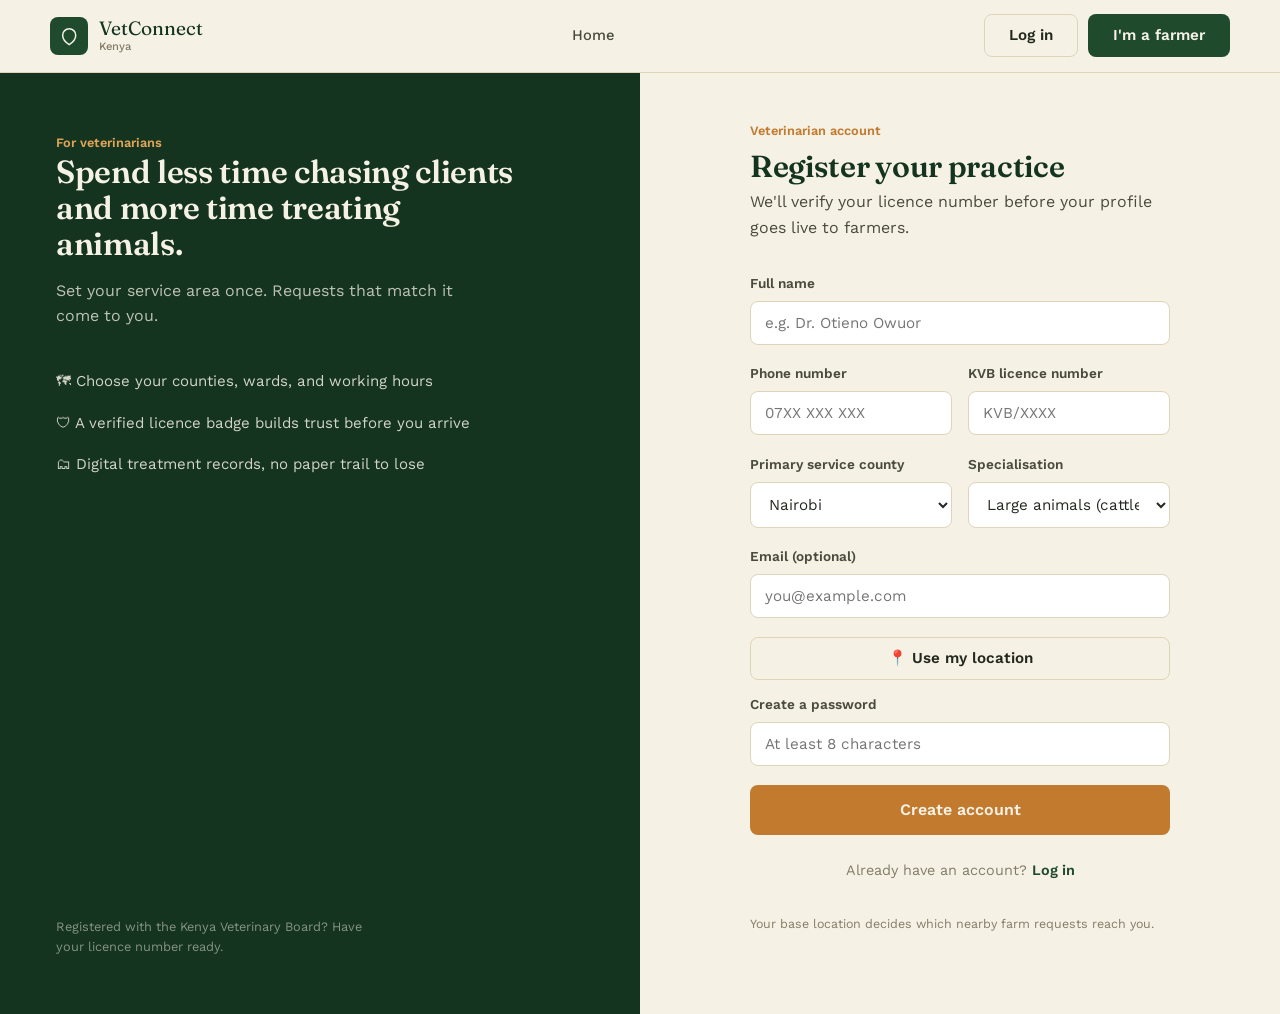
<file: register-vet.html>
<!DOCTYPE html>
<html lang="en">
<head>
<meta charset="UTF-8" />
<meta name="viewport" content="width=device-width, initial-scale=1.0" />
<title>Register as a veterinarian — VetConnect Kenya</title>
<link rel="stylesheet" href="styles.css" />
</head>
<body>

<header class="site-header">
  <div class="container header-row">
    <a href="index.html" class="brand">
      <span class="brand-mark">
        <svg viewBox="0 0 24 24" fill="none" xmlns="http://www.w3.org/2000/svg">
          <path d="M12 21c-4-2.5-7-6-7-10a7 7 0 0 1 14 0c0 4-3 7.5-7 10Z" stroke="#F5F1E4" stroke-width="1.6"/>
        </svg>
      </span>
      <span class="brand-name">VetConnect<small>Kenya</small></span>
    </a>
    <nav class="main-nav"><a href="index.html">Home</a></nav>
    <div class="header-actions">
      <a href="login.html" class="btn btn-outline">Log in</a>
      <a href="register-farmer.html" class="btn btn-primary">I'm a farmer</a>
    </div>
    <button class="nav-toggle" aria-label="Toggle menu"><span></span><span></span><span></span></button>
  </div>
</header>

<div class="auth-shell">
  <aside class="auth-aside" style="background: var(--forest-deep);">
    <div>
      <span class="eyebrow" style="color:var(--ochre-light);">For veterinarians</span>
      <h2>Spend less time chasing clients and more time treating animals.</h2>
      <p>Set your service area once. Requests that match it come to you.</p>
      <ul class="aside-points">
        <li>🗺 Choose your counties, wards, and working hours</li>
        <li>🛡 A verified licence badge builds trust before you arrive</li>
        <li>🗂 Digital treatment records, no paper trail to lose</li>
      </ul>
    </div>
    <p style="font-size:0.8rem; color:rgba(245,241,228,0.5);">Registered with the Kenya Veterinary Board? Have your licence number ready.</p>
  </aside>

  <main class="auth-main">
    <div class="auth-form-wrap">
      <span class="eyebrow">Veterinarian account</span>
      <h1>Register your practice</h1>
      <p>We'll verify your licence number before your profile goes live to farmers.</p>

      <form id="vet-register-form">
        <div class="field">
          <label for="fullName">Full name</label>
          <input id="fullName" name="fullName" type="text" placeholder="e.g. Dr. Otieno Owuor" required />
        </div>
        <div class="field-row">
          <div class="field">
            <label for="phone">Phone number</label>
            <input id="phone" name="phone" type="tel" placeholder="07XX XXX XXX" required />
          </div>
          <div class="field">
            <label for="license">KVB licence number</label>
            <input id="license" name="license" type="text" placeholder="KVB/XXXX" required />
          </div>
        </div>
        <div class="field-row">
          <div class="field">
            <label for="county">Primary service county</label>
            <select id="county" name="location">
              <option>Nairobi</option>
              <option>Kajiado</option>
              <option>Nakuru</option>
              <option>Kiambu</option>
              <option>Meru</option>
              <option>Kakamega</option>
              <option>Marsabit</option>
              <option>Other</option>
            </select>
          </div>
          <div class="field">
            <label for="specialty">Specialisation</label>
            <select id="specialty" name="specialty">
              <option>Large animals (cattle)</option>
              <option>Small ruminants (goats/sheep)</option>
              <option>Poultry</option>
              <option>General mixed practice</option>
            </select>
          </div>
        </div>
        <div class="field">
          <label for="email">Email (optional)</label>
          <input id="email" name="email" type="email" placeholder="you@example.com" />
        </div>
        <input type="hidden" name="lat" /><input type="hidden" name="lng" />
        <button type="button" class="btn btn-outline btn-block loc-btn" data-get-location>📍 Use my location</button>
        <div class="field">
          <label for="password">Create a password</label>
          <input id="password" name="password" type="password" placeholder="At least 8 characters" required minlength="8" />
        </div>
        <button type="submit" class="btn btn-accent btn-block btn-lg">Create account</button>
      </form>
      <p class="form-foot">Already have an account? <a href="login.html">Log in</a></p>
      <p class="form-note">Your base location decides which nearby farm requests reach you.</p>
    </div>
  </main>
</div>

<script src="script.js"></script>
<script>initRegisterForm('#vet-register-form', 'vet');</script>
</body>
</html>
</file>
<file: styles.css>
/* ==========================================================================
   VetConnect Kenya — Design System
   Palette: deep forest greens (pasture) + burnt ochre (savanna sun)
   Type: Fraunces (display, warm serif) + Work Sans (body, grotesk)
   ========================================================================== */

@import url('https://fonts.googleapis.com/css2?family=Fraunces:opsz,wght@9..144,400;9..144,500;9..144,600;9..144,700&family=Work+Sans:wght@400;500;600;700&display=swap');

*, *::before, *::after { box-sizing: border-box; margin: 0; padding: 0; }

:root {
  /* Core palette */
  --forest: #1F4A2C;
  --forest-deep: #143420;
  --forest-light: #3E7A4C;
  --ochre: #C17A2E;
  --ochre-light: #E0A458;
  --brick: #A8402F;

  --sand: #F5F1E4;
  --sand-deep: #ECE5D2;
  --ink: #24291F;
  --ink-soft: #4A4A3F;
  --muted: #837C68;
  --card: #FFFFFF;
  --line: #DED4BA;

  --on-forest: #F5F1E4;

  --shadow-1: 0 2px 10px -2px rgba(36, 41, 31, 0.10);
  --shadow-2: 0 16px 40px -12px rgba(31, 74, 44, 0.28);

  --radius-s: 8px;
  --radius-m: 14px;
  --radius-l: 24px;

  --font-display: 'Fraunces', 'Iowan Old Style', Georgia, serif;
  --font-body: 'Work Sans', system-ui, -apple-system, sans-serif;

  --wrap: 1180px;
}

html { scroll-behavior: smooth; }

body {
  font-family: var(--font-body);
  background: var(--sand);
  color: var(--ink);
  line-height: 1.6;
  font-size: 16px;
  -webkit-font-smoothing: antialiased;
}

@media (prefers-reduced-motion: reduce) {
  html { scroll-behavior: auto; }
  *, *::before, *::after { animation-duration: 0.001ms !important; animation-iteration-count: 1 !important; transition-duration: 0.001ms !important; }
}

.container { max-width: var(--wrap); margin: 0 auto; padding: 0 1.5rem; }

h1, h2, h3, h4 {
  font-family: var(--font-display);
  font-weight: 600;
  line-height: 1.12;
  color: var(--forest-deep);
  letter-spacing: -0.01em;
}

p { color: var(--ink-soft); max-width: 62ch; }

a { color: inherit; }

.eyebrow {
  font-family: var(--font-body);
  font-size: 0.8rem;
  font-weight: 600;
  color: var(--ochre);
}

.forest { color: var(--forest); }
.ochre { color: var(--ochre); }
.brick { color: var(--brick); }

/* ---------- Buttons ---------- */
.btn {
  display: inline-flex;
  align-items: center;
  justify-content: center;
  gap: 0.5rem;
  padding: 0.8rem 1.5rem;
  border-radius: var(--radius-s);
  font-family: var(--font-body);
  font-weight: 600;
  font-size: 0.95rem;
  cursor: pointer;
  border: 1px solid transparent;
  transition: transform 0.15s ease, box-shadow 0.15s ease, background 0.15s ease;
  text-decoration: none;
  line-height: 1;
}
.btn-primary { background: var(--forest); color: var(--on-forest); }
.btn-primary:hover { background: var(--forest-deep); box-shadow: var(--shadow-1); }
.btn-accent { background: var(--ochre); color: var(--on-forest); }
.btn-accent:hover { background: #A9661F; box-shadow: var(--shadow-1); }
.btn-outline { background: transparent; border-color: var(--line); color: var(--ink); }
.btn-outline:hover { background: var(--card); border-color: var(--forest); }
.btn-ghost-light { background: transparent; border-color: rgba(245,241,228,0.4); color: var(--on-forest); }
.btn-ghost-light:hover { background: rgba(245,241,228,0.12); }
.btn-lg { padding: 1rem 1.9rem; font-size: 1rem; }
.btn-block { width: 100%; }
.btn:disabled { opacity: 0.6; cursor: not-allowed; }

/* ---------- Header ---------- */
.site-header {
  background: rgba(245, 241, 228, 0.92);
  backdrop-filter: blur(8px);
  border-bottom: 1px solid var(--line);
  position: sticky;
  top: 0;
  z-index: 50;
}
.header-row {
  display: flex;
  align-items: center;
  justify-content: space-between;
  padding: 0.9rem 0;
  gap: 1rem;
}
.brand { display: flex; align-items: center; gap: 0.65rem; text-decoration: none; }
.brand-mark {
  width: 2.4rem; height: 2.4rem; border-radius: 8px;
  background: var(--forest);
  display: flex; align-items: center; justify-content: center;
  flex-shrink: 0;
}
.brand-mark svg { width: 1.4rem; height: 1.4rem; }
.brand-name { font-family: var(--font-display); font-size: 1.2rem; color: var(--forest-deep); line-height: 1; }
.brand-name small { display: block; font-family: var(--font-body); font-size: 0.7rem; color: var(--muted); font-weight: 500; margin-top: 0.15rem; }

.main-nav { display: flex; align-items: center; gap: 1.75rem; }
.main-nav a { text-decoration: none; color: var(--ink-soft); font-size: 0.92rem; font-weight: 500; transition: color 0.2s; }
.main-nav a:hover { color: var(--forest); }

.header-actions { display: flex; align-items: center; gap: 0.6rem; }
.nav-toggle { display: none; background: none; border: none; cursor: pointer; padding: 0.4rem; }
.nav-toggle span { display: block; width: 22px; height: 2px; background: var(--ink); margin: 5px 0; }

/* ---------- Hero ---------- */
.hero { position: relative; overflow: hidden; background: linear-gradient(180deg, var(--sand) 0%, var(--sand-deep) 100%); }
.hero-inner {
  display: grid;
  grid-template-columns: 1.05fr 0.95fr;
  gap: 3.5rem;
  align-items: center;
  padding: 4.5rem 0 4rem;
}
.hero-copy .eyebrow { display: inline-block; margin-bottom: 1rem; }
.hero-copy h1 { font-size: clamp(2.2rem, 4vw, 3.4rem); margin-bottom: 1.25rem; }
.hero-copy p.lede { font-size: 1.15rem; margin-bottom: 1.75rem; }
.hero-actions { display: flex; flex-wrap: wrap; gap: 0.85rem; margin-bottom: 2.25rem; }

.hero-stats { display: flex; gap: 2.25rem; flex-wrap: wrap; padding-top: 1.5rem; border-top: 1px solid var(--line); }
.hero-stat .num { font-family: var(--font-display); font-size: 1.6rem; color: var(--forest); }
.hero-stat .label { font-size: 0.82rem; color: var(--muted); }

/* Record-card stack visual (replaces generic phone mockup) */
.card-stack {
  position: relative;
  height: 420px;
  display: flex;
  align-items: center;
  justify-content: center;
}
.record-card {
  position: absolute;
  width: 280px;
  background: var(--card);
  border-radius: var(--radius-m);
  box-shadow: var(--shadow-2);
  padding: 1.4rem;
  border: 1px solid var(--line);
  opacity: 0;
  transform: translateY(28px) rotate(0deg);
  animation: settle 0.7s cubic-bezier(.2,.8,.2,1) forwards;
}
.record-card .tag { font-size: 0.72rem; font-weight: 600; color: var(--ochre); text-transform: none; margin-bottom: 0.5rem; }
.record-card .title { font-family: var(--font-display); font-size: 1.15rem; color: var(--forest-deep); margin-bottom: 0.35rem; }
.record-card .meta { font-size: 0.8rem; color: var(--muted); }
.record-card .stamp {
  position: absolute; top: 1.1rem; right: 1.1rem;
  width: 2.4rem; height: 2.4rem; border-radius: 50%;
  border: 2px solid var(--forest-light);
  display: flex; align-items: center; justify-content: center;
  font-size: 1.15rem;
}
.record-card.c1 { --r: -9deg; z-index: 1; animation-delay: 0.05s; top: 10px; left: 10px; }
.record-card.c2 { --r: 5deg; z-index: 2; animation-delay: 0.2s; top: 70px; left: 60px; }
.record-card.c3 { --r: -3deg; z-index: 3; animation-delay: 0.35s; top: 130px; left: 20px; }
@keyframes settle {
  from { opacity: 0; transform: translateY(28px) rotate(0deg); }
  to   { opacity: 1; transform: translateY(0) rotate(var(--r)); }
}

/* ---------- Section shell ---------- */
section { padding: 5rem 0; }
.section-head { max-width: 640px; margin-bottom: 3rem; }
.section-head .eyebrow { display: block; margin-bottom: 0.6rem; }
.section-head h2 { font-size: clamp(1.8rem, 3vw, 2.4rem); margin-bottom: 0.85rem; }

/* ---------- Audience split (replaces duplicated feature columns) ---------- */
.audience-grid { display: grid; grid-template-columns: 1fr 1fr; gap: 1.75rem; }
.audience-card {
  background: var(--card);
  border: 1px solid var(--line);
  border-radius: var(--radius-l);
  padding: 2.25rem;
  box-shadow: var(--shadow-1);
  display: flex;
  flex-direction: column;
}
.audience-card.for-farmer { border-top: 4px solid var(--forest); }
.audience-card.for-vet { border-top: 4px solid var(--ochre); }
.audience-card h3 { font-size: 1.5rem; margin-bottom: 0.4rem; }
.audience-card p.sub { margin-bottom: 1.4rem; }
.audience-list { list-style: none; display: flex; flex-direction: column; gap: 0.85rem; margin-bottom: 1.75rem; flex: 1; }
.audience-list li { display: flex; gap: 0.7rem; font-size: 0.94rem; color: var(--ink-soft); align-items: flex-start; }
.audience-list li .dot {
  flex-shrink: 0; width: 1.4rem; height: 1.4rem; border-radius: 50%;
  display: flex; align-items: center; justify-content: center;
  font-size: 0.78rem; margin-top: 0.1rem;
}
.for-farmer .dot { background: rgba(31,74,44,0.1); color: var(--forest); }
.for-vet .dot { background: rgba(193,122,46,0.14); color: var(--ochre); }

/* ---------- Steps ---------- */
.steps-grid { display: grid; grid-template-columns: repeat(4, 1fr); gap: 1.5rem; }
.step-card { background: var(--card); border: 1px solid var(--line); border-radius: var(--radius-m); padding: 1.6rem; position: relative; }
.step-index { font-family: var(--font-display); font-size: 1.4rem; color: var(--ochre); margin-bottom: 0.9rem; }
.step-card h4 { font-size: 1.05rem; margin-bottom: 0.4rem; }
.step-card p { font-size: 0.9rem; }

/* ---------- Farm Notes carousel (educational content) ---------- */
.notes-section { background: var(--forest-deep); color: var(--on-forest); }
.notes-section .section-head h2 { color: var(--on-forest); }
.notes-section .section-head p { color: rgba(245,241,228,0.72); }
.notes-section .eyebrow { color: var(--ochre-light); }

.notes-carousel { position: relative; }
.notes-track { display: grid; grid-template-columns: 1fr; }
.note-slide {
  grid-column: 1; grid-row: 1;
  display: grid;
  grid-template-columns: auto 1fr;
  gap: 1.5rem;
  align-items: flex-start;
  background: rgba(245,241,228,0.06);
  border: 1px solid rgba(245,241,228,0.14);
  border-radius: var(--radius-l);
  padding: 2.25rem;
  opacity: 0;
  visibility: hidden;
  transition: opacity 0.5s ease;
}
.note-slide.active { opacity: 1; visibility: visible; position: relative; }
.note-slide:not(.active) { position: absolute; inset: 0; }
.note-icon { font-size: 2.25rem; }
.note-slide h3 { color: var(--on-forest); font-size: 1.3rem; margin-bottom: 0.65rem; }
.note-slide p { color: rgba(245,241,228,0.82); max-width: 60ch; margin: 0; }
.note-source { display: block; margin-top: 0.85rem; font-size: 0.78rem; color: rgba(245,241,228,0.5); }

.notes-controls { display: flex; align-items: center; gap: 1rem; margin-top: 1.5rem; }
.notes-dots { display: flex; gap: 0.5rem; }
.notes-dots button {
  width: 0.55rem; height: 0.55rem; border-radius: 50%; border: none;
  background: rgba(245,241,228,0.3); cursor: pointer; padding: 0;
}
.notes-dots button.active { background: var(--ochre-light); }
.notes-nav-btn {
  width: 2.2rem; height: 2.2rem; border-radius: 50%;
  border: 1px solid rgba(245,241,228,0.3); background: transparent; color: var(--on-forest);
  cursor: pointer; font-size: 1rem; display: flex; align-items: center; justify-content: center;
}
.notes-nav-btn:hover { background: rgba(245,241,228,0.12); }

/* ---------- CTA banner ---------- */
.cta-banner {
  background: var(--forest);
  color: var(--on-forest);
  border-radius: var(--radius-l);
  padding: 3rem;
  display: flex;
  align-items: center;
  justify-content: space-between;
  gap: 2rem;
  flex-wrap: wrap;
}
.cta-banner h3 { color: var(--on-forest); font-size: 1.7rem; margin-bottom: 0.5rem; }
.cta-banner p { color: rgba(245,241,228,0.78); margin-bottom: 0; }
.cta-banner-actions { display: flex; gap: 0.85rem; flex-wrap: wrap; }

/* ---------- Footer ---------- */
.site-footer { background: var(--forest-deep); color: rgba(245,241,228,0.85); padding: 4rem 0 2rem; }
.footer-grid { display: grid; grid-template-columns: 1.6fr 1fr 1fr 1.1fr; gap: 2.5rem; margin-bottom: 3rem; }
.site-footer .brand-name { color: var(--on-forest); }
.site-footer .brand-name small { color: rgba(245,241,228,0.6); }
.footer-brand p { font-size: 0.9rem; color: rgba(245,241,228,0.68); margin: 1rem 0 0; }
.footer-col h4 { color: var(--on-forest); font-size: 1rem; margin-bottom: 1rem; font-family: var(--font-body); font-weight: 600; }
.footer-col ul { list-style: none; display: flex; flex-direction: column; gap: 0.6rem; }
.footer-col a { color: rgba(245,241,228,0.7); text-decoration: none; font-size: 0.9rem; }
.footer-col a:hover { color: var(--on-forest); }
.footer-col p { color: rgba(245,241,228,0.7); font-size: 0.9rem; margin-bottom: 0.6rem; }
.footer-bottom { border-top: 1px solid rgba(245,241,228,0.15); padding-top: 1.75rem; display: flex; justify-content: space-between; flex-wrap: wrap; gap: 1rem; font-size: 0.85rem; color: rgba(245,241,228,0.6); }
.footer-legal { display: flex; gap: 1.25rem; }
.footer-legal a { color: rgba(245,241,228,0.6); text-decoration: none; }
.footer-legal a:hover { color: var(--on-forest); }

/* ---------- Forms (register / login) ---------- */
.auth-shell {
  min-height: calc(100vh - 65px);
  display: grid;
  grid-template-columns: 1fr 1fr;
}
.auth-aside {
  background: var(--forest-deep);
  color: var(--on-forest);
  padding: 3.5rem;
  display: flex;
  flex-direction: column;
  justify-content: space-between;
}
.auth-aside h2 { color: var(--on-forest); font-size: 2rem; max-width: 22ch; }
.auth-aside p { color: rgba(245,241,228,0.75); margin-top: 1rem; max-width: 40ch; }
.aside-points { list-style: none; display: flex; flex-direction: column; gap: 1.1rem; margin-top: 2.5rem; }
.aside-points li { display: flex; gap: 0.75rem; font-size: 0.94rem; color: rgba(245,241,228,0.85); }
.auth-main { display: flex; align-items: center; justify-content: center; padding: 3rem 1.5rem; }
.auth-form-wrap { width: 100%; max-width: 420px; }
.auth-form-wrap .eyebrow { display: block; margin-bottom: 0.5rem; }
.auth-form-wrap h1 { font-size: 1.9rem; margin-bottom: 0.4rem; }
.auth-form-wrap > p { margin-bottom: 2rem; }

.field { margin-bottom: 1.15rem; }
.field label { display: block; font-size: 0.85rem; font-weight: 600; color: var(--ink-soft); margin-bottom: 0.4rem; }
.field input,
.field select,
.field textarea {
  width: 100%;
  padding: 0.75rem 0.9rem;
  border: 1px solid var(--line);
  border-radius: var(--radius-s);
  font-family: var(--font-body);
  font-size: 0.95rem;
  background: var(--card);
  color: var(--ink);
}
.field input:focus, .field select:focus, .field textarea:focus {
  outline: 2px solid var(--forest-light);
  outline-offset: 1px;
  border-color: var(--forest-light);
}
.field-row { display: grid; grid-template-columns: 1fr 1fr; gap: 1rem; }
.role-toggle { display: flex; gap: 0.6rem; margin-bottom: 1.5rem; }
.role-toggle button {
  flex: 1; padding: 0.7rem; border-radius: var(--radius-s); border: 1px solid var(--line);
  background: var(--card); font-family: var(--font-body); font-weight: 600; font-size: 0.9rem; cursor: pointer;
  color: var(--ink-soft);
}
.role-toggle button.active { background: var(--forest); color: var(--on-forest); border-color: var(--forest); }
.form-foot { margin-top: 1.5rem; font-size: 0.9rem; color: var(--muted); text-align: center; }
.form-foot a { color: var(--forest); font-weight: 600; text-decoration: none; }
.form-note { font-size: 0.78rem; color: var(--muted); margin-top: 1.25rem; }

/* ---------- Dashboard ---------- */
.dash-shell { display: flex; min-height: calc(100vh - 65px); }
.dash-side {
  width: 240px; flex-shrink: 0; background: var(--forest-deep); color: var(--on-forest);
  padding: 2rem 1.25rem; display: flex; flex-direction: column; gap: 0.35rem;
}
.dash-side .who { padding: 0 0.5rem 1.5rem; border-bottom: 1px solid rgba(245,241,228,0.15); margin-bottom: 1rem; }
.dash-side .who .name { font-family: var(--font-display); font-size: 1.15rem; }
.dash-side .who .role { font-size: 0.8rem; color: rgba(245,241,228,0.6); }
.dash-link {
  display: flex; align-items: center; gap: 0.7rem; padding: 0.65rem 0.75rem; border-radius: var(--radius-s);
  color: rgba(245,241,228,0.82); text-decoration: none; font-size: 0.92rem; font-weight: 500;
}
.dash-link:hover { background: rgba(245,241,228,0.08); }
.dash-link.active { background: rgba(245,241,228,0.12); color: var(--on-forest); }
.dash-main { flex: 1; padding: 2.5rem 3rem; background: var(--sand); }
.dash-header { display: flex; justify-content: space-between; align-items: flex-start; margin-bottom: 2rem; flex-wrap: wrap; gap: 1rem; }
.dash-header h1 { font-size: 1.8rem; }
.dash-header p { margin-top: 0.25rem; }

.dash-grid { display: grid; grid-template-columns: repeat(3, 1fr); gap: 1.25rem; margin-bottom: 2rem; }
.stat-card { background: var(--card); border: 1px solid var(--line); border-radius: var(--radius-m); padding: 1.4rem; }
.stat-card .num { font-family: var(--font-display); font-size: 1.9rem; color: var(--forest); }
.stat-card .label { font-size: 0.85rem; color: var(--muted); margin-top: 0.2rem; }

.panel { background: var(--card); border: 1px solid var(--line); border-radius: var(--radius-m); padding: 1.6rem; margin-bottom: 1.5rem; }
.panel h3 { font-size: 1.1rem; margin-bottom: 1rem; }
.list-row { display: flex; justify-content: space-between; align-items: center; padding: 0.75rem 0; border-bottom: 1px solid var(--line); font-size: 0.92rem; }
.list-row:last-child { border-bottom: none; }
.pill { font-size: 0.75rem; font-weight: 600; padding: 0.25rem 0.65rem; border-radius: 999px; }
.pill.done { background: rgba(31,74,44,0.1); color: var(--forest); }
.pill.progress { background: rgba(193,122,46,0.14); color: var(--ochre); }
.pill.new { background: rgba(168,64,47,0.12); color: var(--brick); }

.quick-grid { display: grid; grid-template-columns: 1fr 1fr; gap: 1rem; margin-bottom: 1.5rem; }
.quick-action {
  background: var(--card); border: 1px solid var(--line); border-radius: var(--radius-m);
  padding: 1.3rem; text-align: left; cursor: pointer; font-family: var(--font-body);
  display: flex; flex-direction: column; gap: 0.4rem;
}
.quick-action:hover { border-color: var(--forest-light); box-shadow: var(--shadow-1); }
.quick-action .icon { font-size: 1.4rem; }
.quick-action .title { font-weight: 600; color: var(--ink); }
.quick-action .desc { font-size: 0.82rem; color: var(--muted); }

.banner-tip {
  background: linear-gradient(120deg, var(--forest), var(--forest-light));
  color: var(--on-forest); border-radius: var(--radius-m); padding: 1.4rem 1.6rem;
  display: flex; gap: 1rem; align-items: flex-start; margin-bottom: 1.5rem;
}
.banner-tip .icon { font-size: 1.5rem; }
.banner-tip h4 { color: var(--on-forest); font-size: 1rem; margin-bottom: 0.25rem; }
.banner-tip p { color: rgba(245,241,228,0.85); font-size: 0.9rem; margin: 0; }

.modal-backdrop {
  position: fixed; inset: 0; background: rgba(20,52,32,0.45); display: none;
  align-items: center; justify-content: center; z-index: 100; padding: 1.5rem;
}
.modal-backdrop.open { display: flex; }
.modal-box { background: var(--card); border-radius: var(--radius-m); padding: 2rem; max-width: 420px; width: 100%; }
.modal-box h3 { margin-bottom: 0.6rem; }
.modal-box p { margin-bottom: 1.5rem; }
.modal-actions { display: flex; gap: 0.75rem; justify-content: flex-end; }

/* ---------- Responsive ---------- */
@media (max-width: 980px) {
  .hero-inner { grid-template-columns: 1fr; padding-top: 2.5rem; }
  .card-stack { order: -1; height: 320px; }
  .audience-grid { grid-template-columns: 1fr; }
  .steps-grid { grid-template-columns: 1fr 1fr; }
  .footer-grid { grid-template-columns: 1fr 1fr; }
  .auth-shell { grid-template-columns: 1fr; }
  .auth-aside { display: none; }
  .dash-grid { grid-template-columns: 1fr; }
  .quick-grid { grid-template-columns: 1fr; }
}
@media (max-width: 720px) {
  .main-nav, .header-actions .btn-outline { display: none; }
  .nav-toggle { display: block; }
  .steps-grid { grid-template-columns: 1fr; }
  .footer-grid { grid-template-columns: 1fr; }
  .note-slide { grid-template-columns: 1fr; }
  .dash-shell { flex-direction: column; }
  .dash-side { width: 100%; flex-direction: row; overflow-x: auto; }
  .dash-main { padding: 1.75rem 1.25rem; }
  .cta-banner { flex-direction: column; align-items: flex-start; }
}

/* ==========================================================================
   Backend-era additions: farm backgrounds, toasts, chat, requests, tables
   ========================================================================== */
/* Farmer-style photo backgrounds (remote photos; the green overlay keeps text readable if they fail to load) */
.hero {
  background:
    linear-gradient(100deg, rgba(245,241,228,0.96) 0%, rgba(245,241,228,0.88) 45%, rgba(245,241,228,0.35) 100%),
    url('https://images.unsplash.com/photo-1500595046743-cd271d694d30?auto=format&fit=crop&w=1800&q=70') center/cover,
    linear-gradient(180deg, var(--sand) 0%, var(--sand-deep) 100%);
}
.auth-aside {
  background:
    linear-gradient(180deg, rgba(20,52,32,0.82), rgba(20,52,32,0.94)),
    url('https://images.unsplash.com/photo-1516467508483-a7212febe31a?auto=format&fit=crop&w=1000&q=70') center/cover,
    var(--forest-deep);
}
.notes-section {
  background:
    linear-gradient(rgba(236,229,210,0.93), rgba(236,229,210,0.93)),
    url('https://images.unsplash.com/photo-1560493676-04071c5f467b?auto=format&fit=crop&w=1600&q=60') center/cover, var(--sand-deep);
}
.dash-main { background: linear-gradient(rgba(245,241,228,0.95), rgba(245,241,228,0.95)), url('https://images.unsplash.com/photo-1500382017468-9049fed747ef?auto=format&fit=crop&w=1600&q=50') center/cover fixed, var(--sand); }
.dash-main [hidden], [hidden] { display: none !important; }
.dash-link { cursor: pointer; }
.dash-side .dash-link .count { margin-left: auto; background: var(--ochre); color: #fff; border-radius: 999px; font-size: 0.7rem; padding: 0.05rem 0.5rem; }
.dash-side .dash-link .count:empty { display: none; }

.toasts { position: fixed; top: 1rem; right: 1rem; z-index: 200; display: flex; flex-direction: column; gap: 0.5rem; max-width: 340px; }
.toast { background: var(--forest); color: var(--on-forest); padding: 0.8rem 1rem; border-radius: var(--radius-s); box-shadow: var(--shadow-2); font-size: 0.9rem; animation: toast-in .25s ease; }
.toast.err { background: var(--brick); } .toast.alert { background: var(--ochre); }
@keyframes toast-in { from { transform: translateY(-8px); opacity: 0; } }

.pill.emergency { background: var(--brick); color: #fff; } .pill.urgent { background: var(--ochre); color: #fff; }
.pill.cancelled { background: var(--sand-deep); color: var(--muted); }
.live-dot { display: inline-block; width: 9px; height: 9px; border-radius: 50%; background: #2f9e44; margin-right: 0.4rem; box-shadow: 0 0 0 0 rgba(47,158,68,.6); animation: pulse 1.8s infinite; }
@keyframes pulse { 70% { box-shadow: 0 0 0 8px rgba(47,158,68,0); } 100% { box-shadow: 0 0 0 0 rgba(47,158,68,0); } }
@media (prefers-reduced-motion: reduce) { .live-dot, .toast { animation: none; } }

.panel .head { display: flex; justify-content: space-between; align-items: center; gap: .75rem; flex-wrap: wrap; margin-bottom: .8rem; }
.panel .head h3 { margin: 0; }
.req-card { border: 1px solid var(--line); border-left: 4px solid var(--forest-light); border-radius: var(--radius-s); padding: 1rem 1.1rem; background: #fff; margin-bottom: .8rem; }
.req-card.emergency { border-left-color: var(--brick); } .req-card.urgent { border-left-color: var(--ochre); }
.req-top { display: flex; justify-content: space-between; gap: .75rem; flex-wrap: wrap; align-items: flex-start; }
.req-title { font-weight: 600; } .req-meta { font-size: .82rem; color: var(--muted); margin-top: .2rem; }
.req-actions { display: flex; gap: .5rem; flex-wrap: wrap; margin-top: .8rem; }
.btn-sm { padding: .4rem .8rem; font-size: .82rem; }
.empty { text-align: center; color: var(--muted); padding: 1.6rem 1rem; font-size: .92rem; }

.vet-card { display: flex; justify-content: space-between; align-items: center; gap: 1rem; padding: .8rem 0; border-bottom: 1px solid var(--line); }
.vet-card:last-child { border: 0; } .vet-card .dist { font-family: var(--font-display); color: var(--forest); font-size: 1.15rem; white-space: nowrap; }

.modal-box.wide { max-width: 560px; max-height: 92vh; overflow-y: auto; }
.modal-box select, .modal-box textarea, .modal-box input, .panel textarea, .panel input, .panel select, .field textarea {
  width: 100%; padding: .65rem .8rem; border: 1px solid var(--line); border-radius: var(--radius-s); font: inherit; background: #fff; color: var(--ink);
}
.modal-box .field { margin-bottom: .9rem; } .modal-box label { font-size: .85rem; font-weight: 600; display: block; margin-bottom: .25rem; }
.field textarea, .modal-box textarea { min-height: 84px; resize: vertical; }
.urgency-row { display: grid; grid-template-columns: repeat(3, 1fr); gap: .5rem; }
.urgency-row label { border: 1px solid var(--line); border-radius: var(--radius-s); padding: .6rem; text-align: center; cursor: pointer; font-weight: 500; margin: 0; }
.urgency-row input { display: none; } .urgency-row label:has(input:checked) { border-color: var(--forest); background: rgba(31,74,44,.08); }
.loc-btn { margin-bottom: .9rem; }

#chat-modal .modal-box { display: flex; flex-direction: column; max-width: 520px; height: min(640px, 92vh); padding: 1.3rem; }
#chat-log { flex: 1; overflow-y: auto; display: flex; flex-direction: column; gap: .5rem; padding: .8rem; background: var(--sand); border-radius: var(--radius-s); margin: .8rem 0; }
.msg { max-width: 82%; padding: .55rem .8rem; border-radius: 12px; font-size: .92rem; background: #fff; border: 1px solid var(--line); }
.msg small { display: block; color: var(--muted); font-size: .72rem; margin-top: .2rem; }
.msg.mine { align-self: flex-end; background: var(--forest); color: var(--on-forest); border-color: var(--forest); } .msg.mine small { color: rgba(245,241,228,.65); }
.msg.advice { border-left: 4px solid var(--ochre); } .msg.appointment { border-left: 4px solid var(--forest-light); }
.msg-kind { font-size: .72rem; font-weight: 700; margin-bottom: .15rem; }
#chat-form { display: flex; gap: .5rem; } #chat-form input[type=text] { flex: 1; }
.chat-opts { display: flex; gap: 1rem; font-size: .82rem; margin-bottom: .5rem; align-items: center; }
.chat-opts input { width: auto; }

.table-wrap { overflow-x: auto; }
table.data { width: 100%; border-collapse: collapse; font-size: .88rem; background: #fff; border-radius: var(--radius-s); overflow: hidden; }
table.data th { text-align: left; background: var(--forest); color: var(--on-forest); padding: .65rem .8rem; font-weight: 600; white-space: nowrap; }
table.data td { padding: .65rem .8rem; border-bottom: 1px solid var(--line); vertical-align: top; }
.toolbar { display: flex; gap: .6rem; flex-wrap: wrap; margin-bottom: 1rem; } .toolbar input { max-width: 320px; }
.grid-2 { display: grid; grid-template-columns: 1fr 1fr; gap: .8rem; }
@media (max-width: 760px) {
  .dash-shell { flex-direction: column; } .dash-side { width: auto; flex-direction: row; flex-wrap: wrap; padding: 1rem; }
  .dash-side .who { width: 100%; } .dash-main { padding: 1.5rem 1rem; } .dash-grid, .quick-grid, .grid-2 { grid-template-columns: 1fr; }
}

/* Farm notes: dark, readable text over the light photo background */
.notes-section { color: var(--ink); }
.notes-section .section-head h2 { color: var(--forest-deep); }
.notes-section .section-head p { color: var(--ink); }
.notes-section .eyebrow { color: var(--brick); }
.note-slide { background: rgba(255,255,255,0.92); border: 1px solid var(--line); box-shadow: var(--shadow-1); }
.note-slide h3 { color: var(--forest-deep); }
.note-slide p { color: var(--ink); }
.note-source { color: var(--ink-soft); font-weight: 500; }
.notes-dots button { background: rgba(31,74,44,0.25); }
.notes-dots button.active { background: var(--forest); }
.notes-nav-btn { color: var(--forest-deep); border-color: var(--forest); background: rgba(255,255,255,0.8); }
.notes-nav-btn:hover { background: var(--forest); color: var(--on-forest); }
</file>
